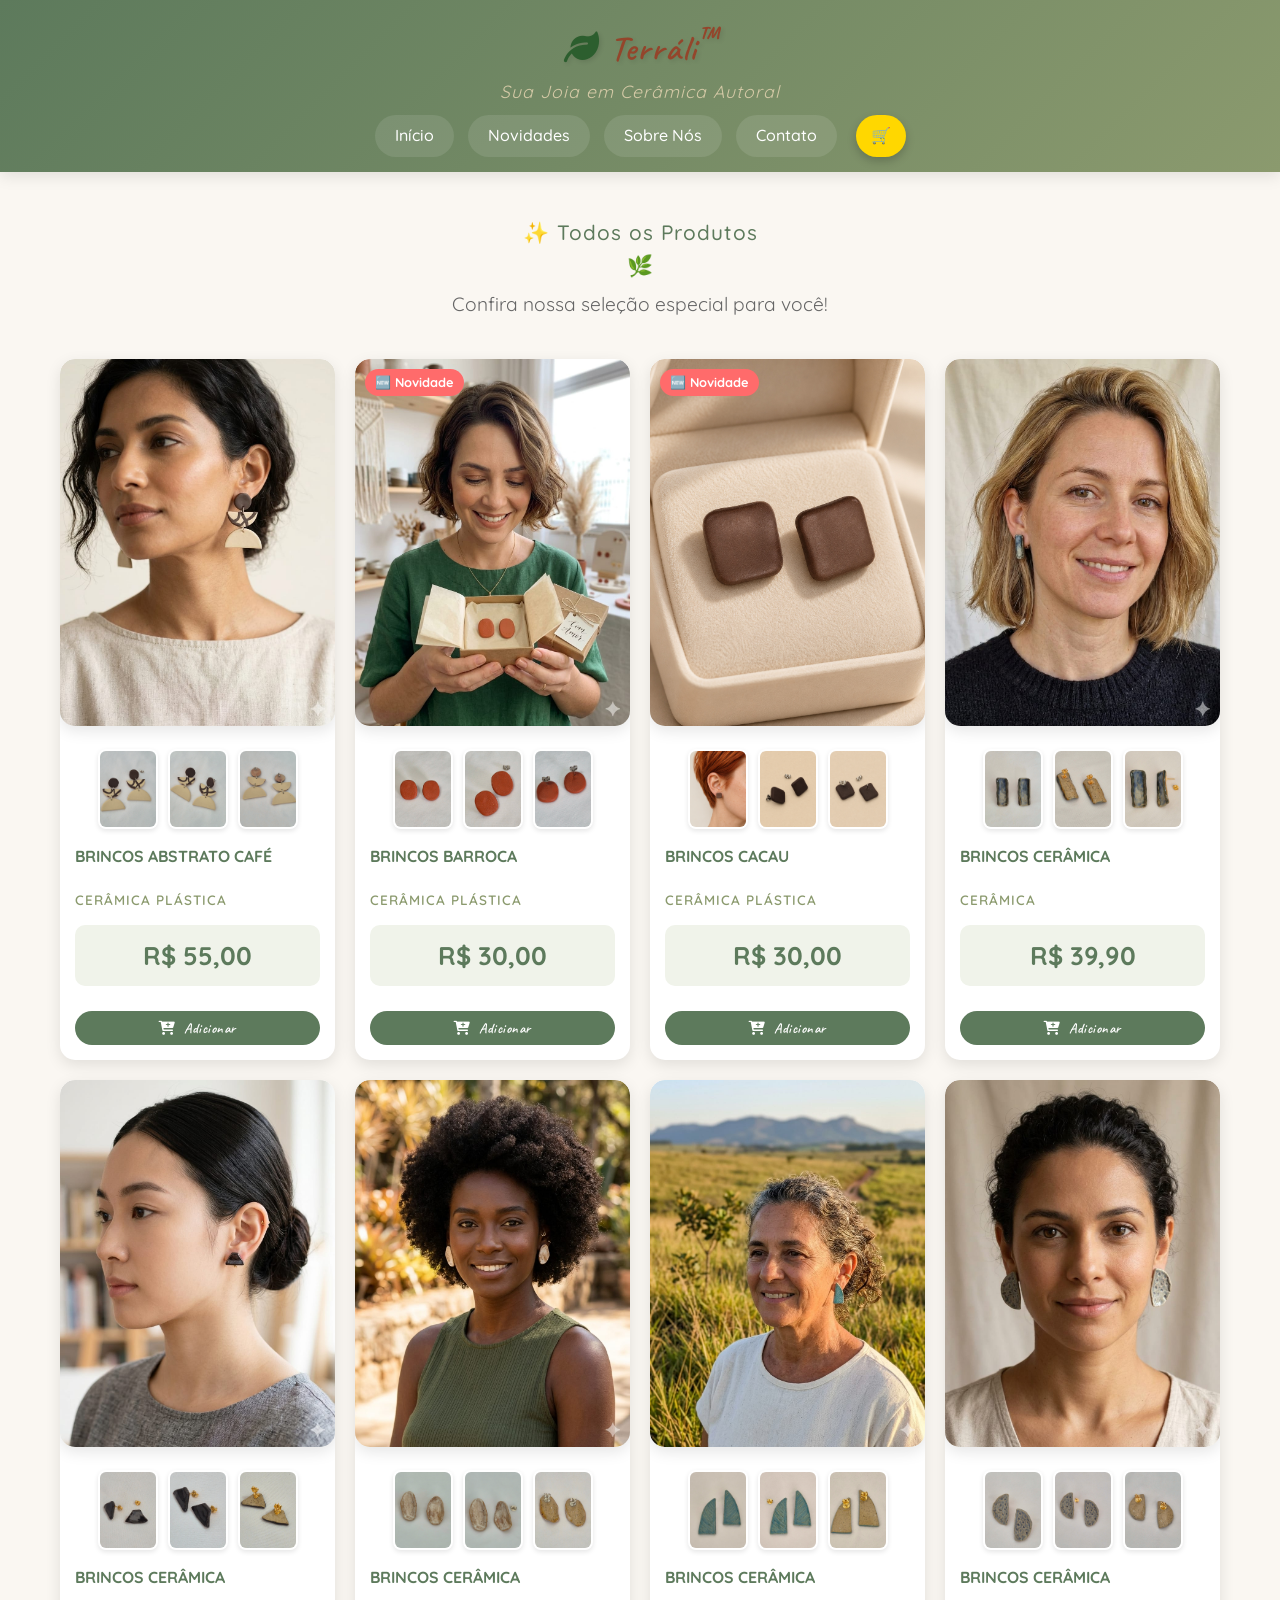
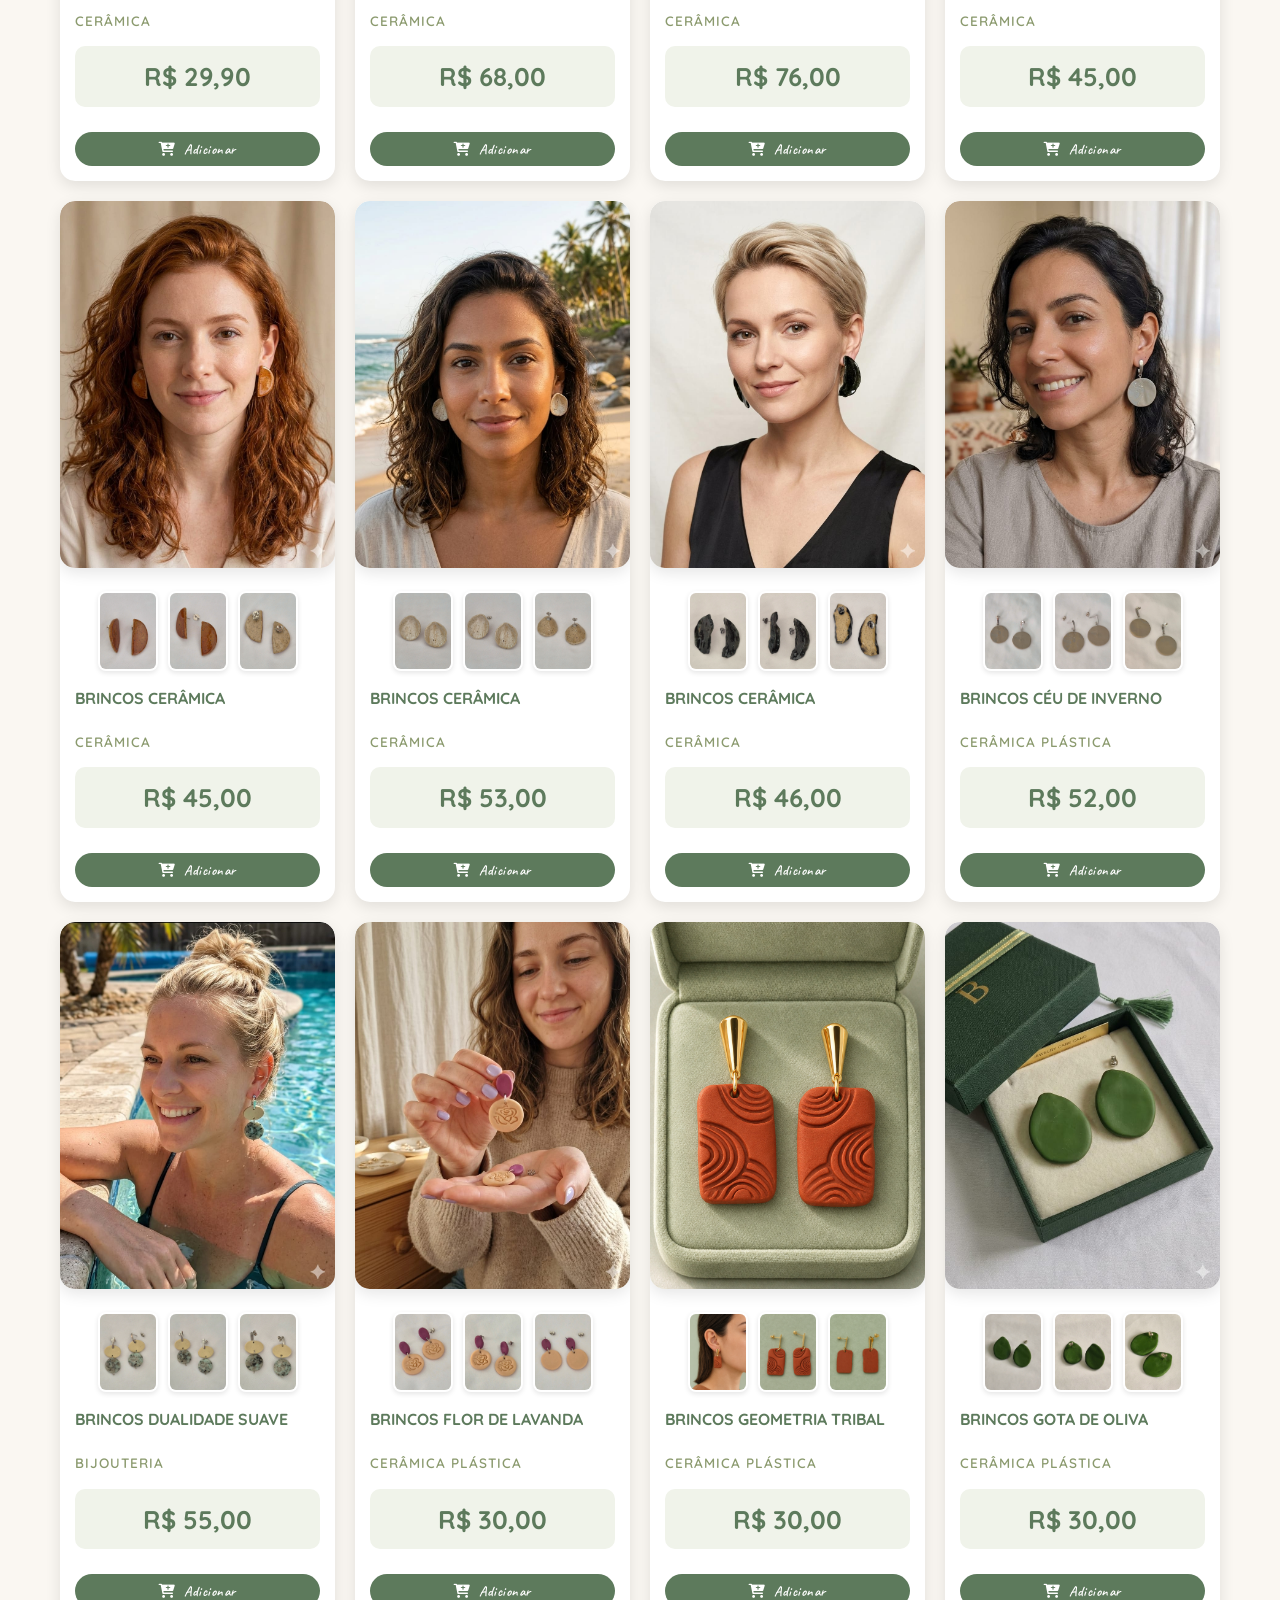
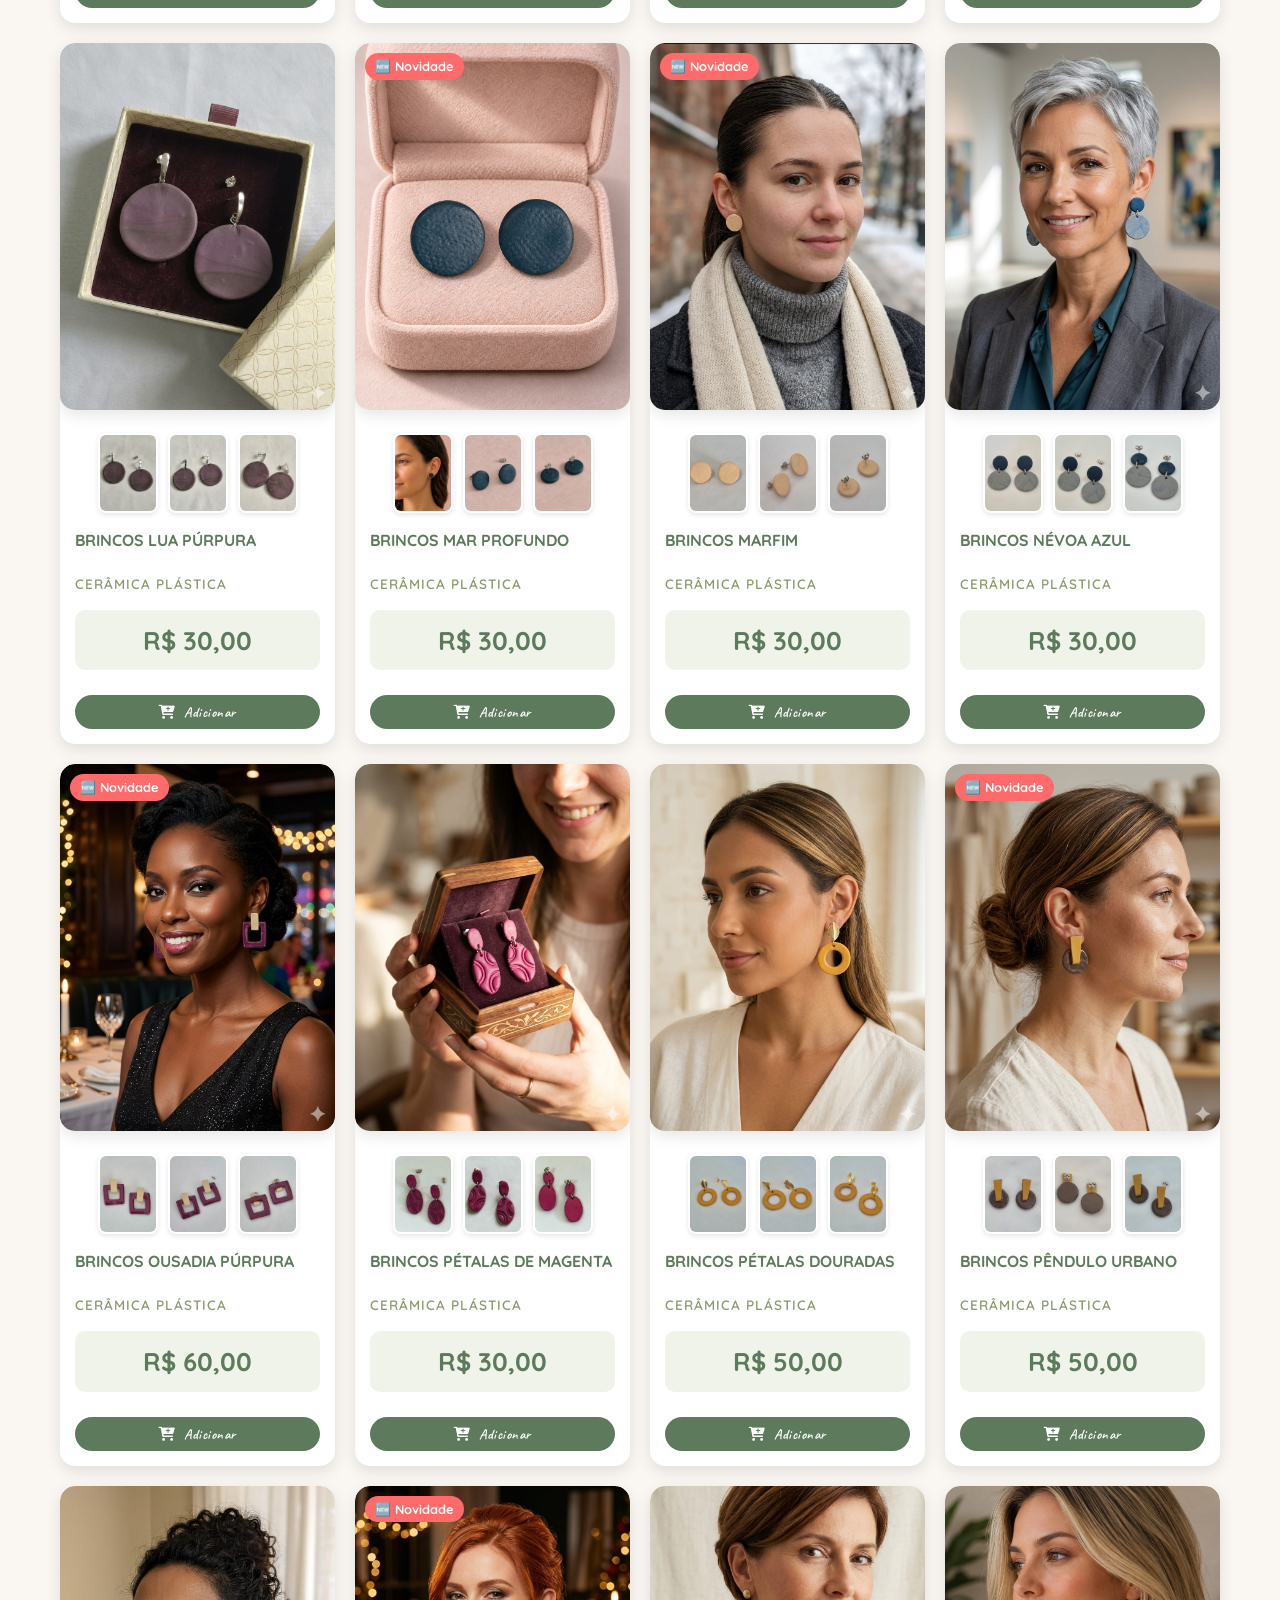
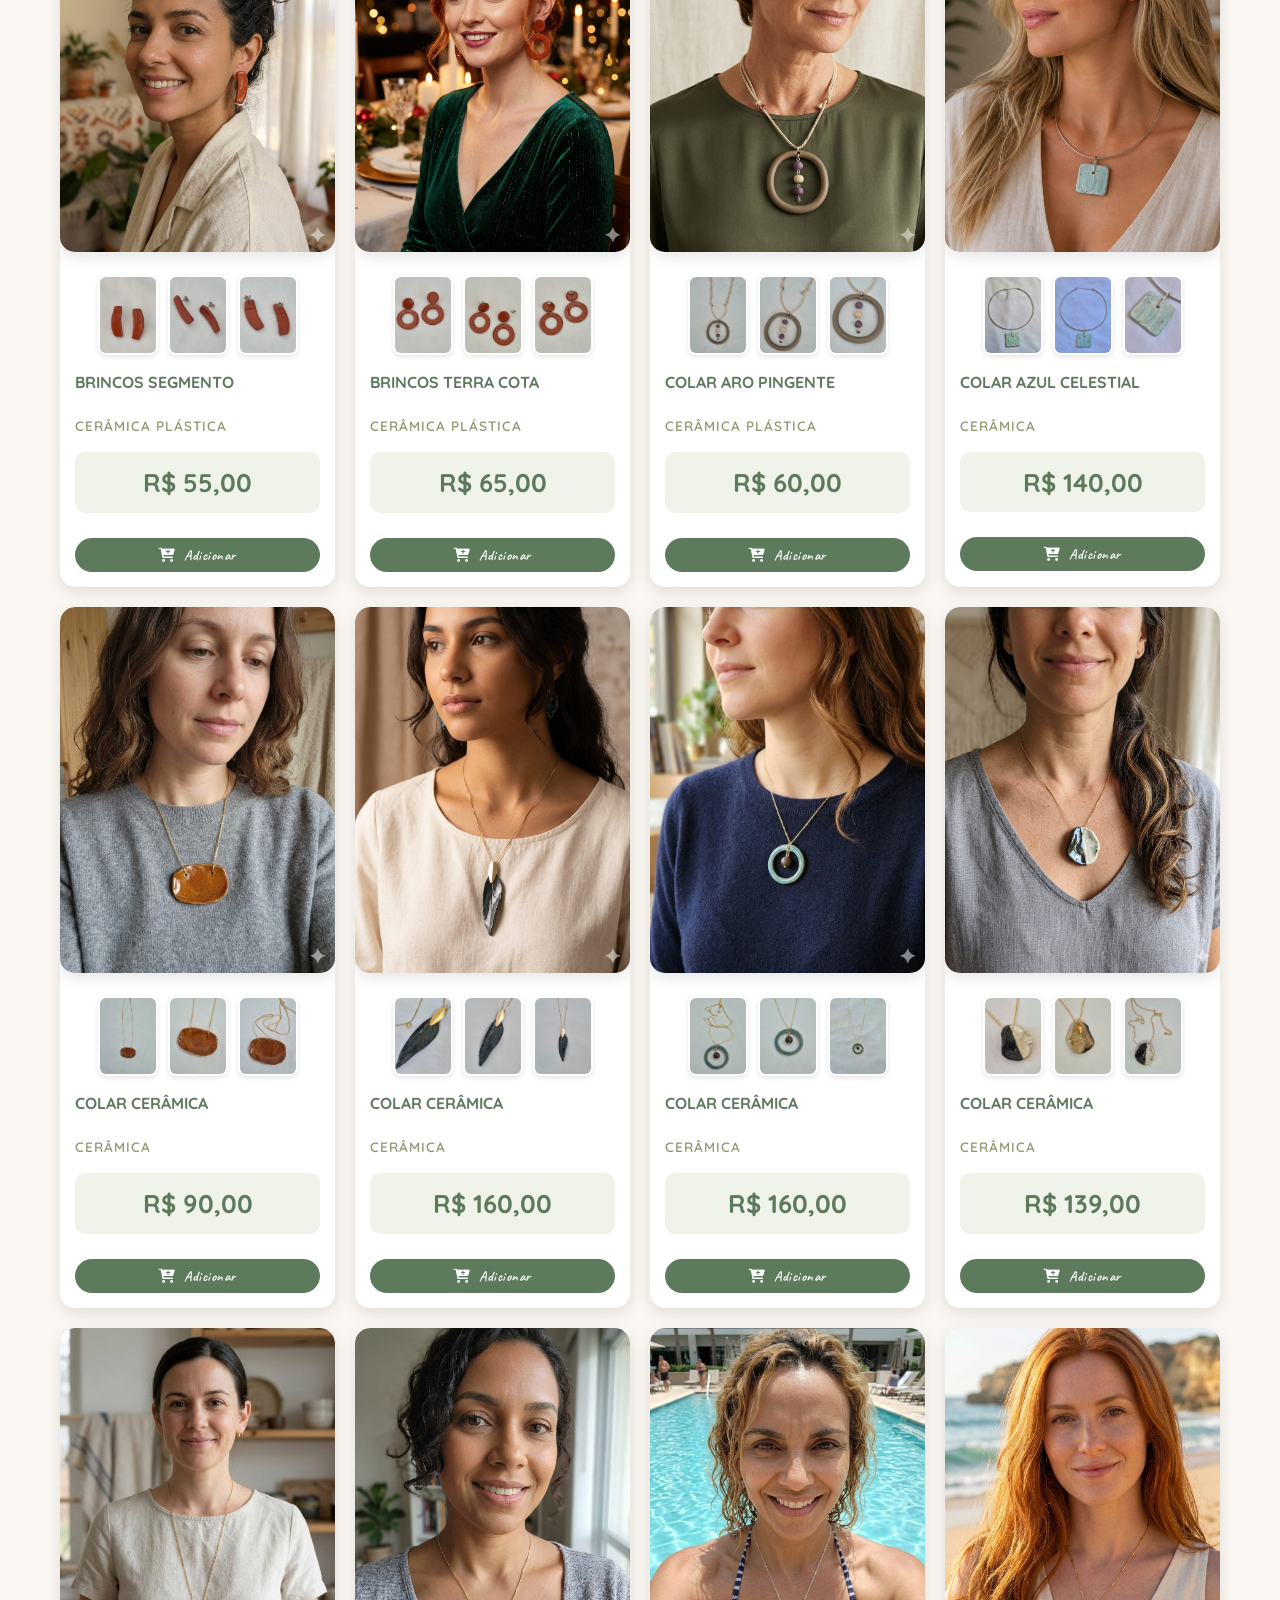
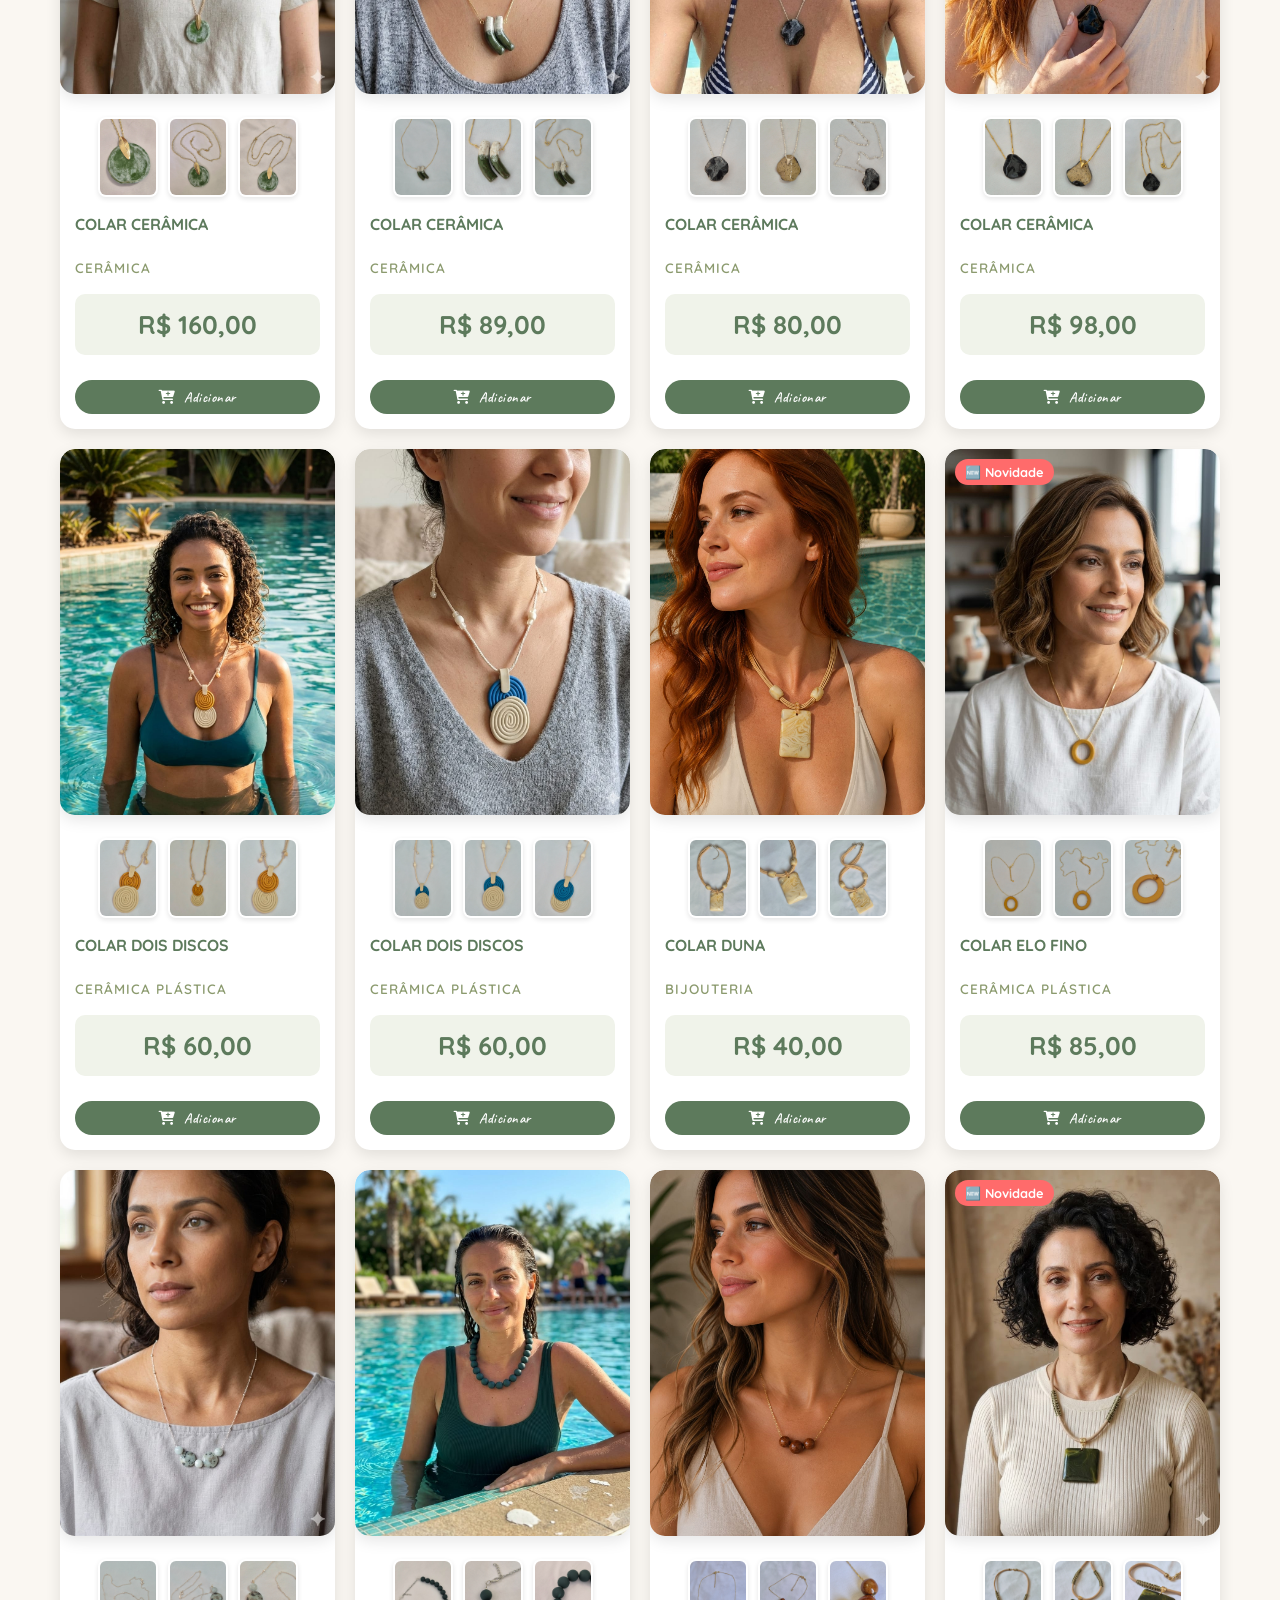
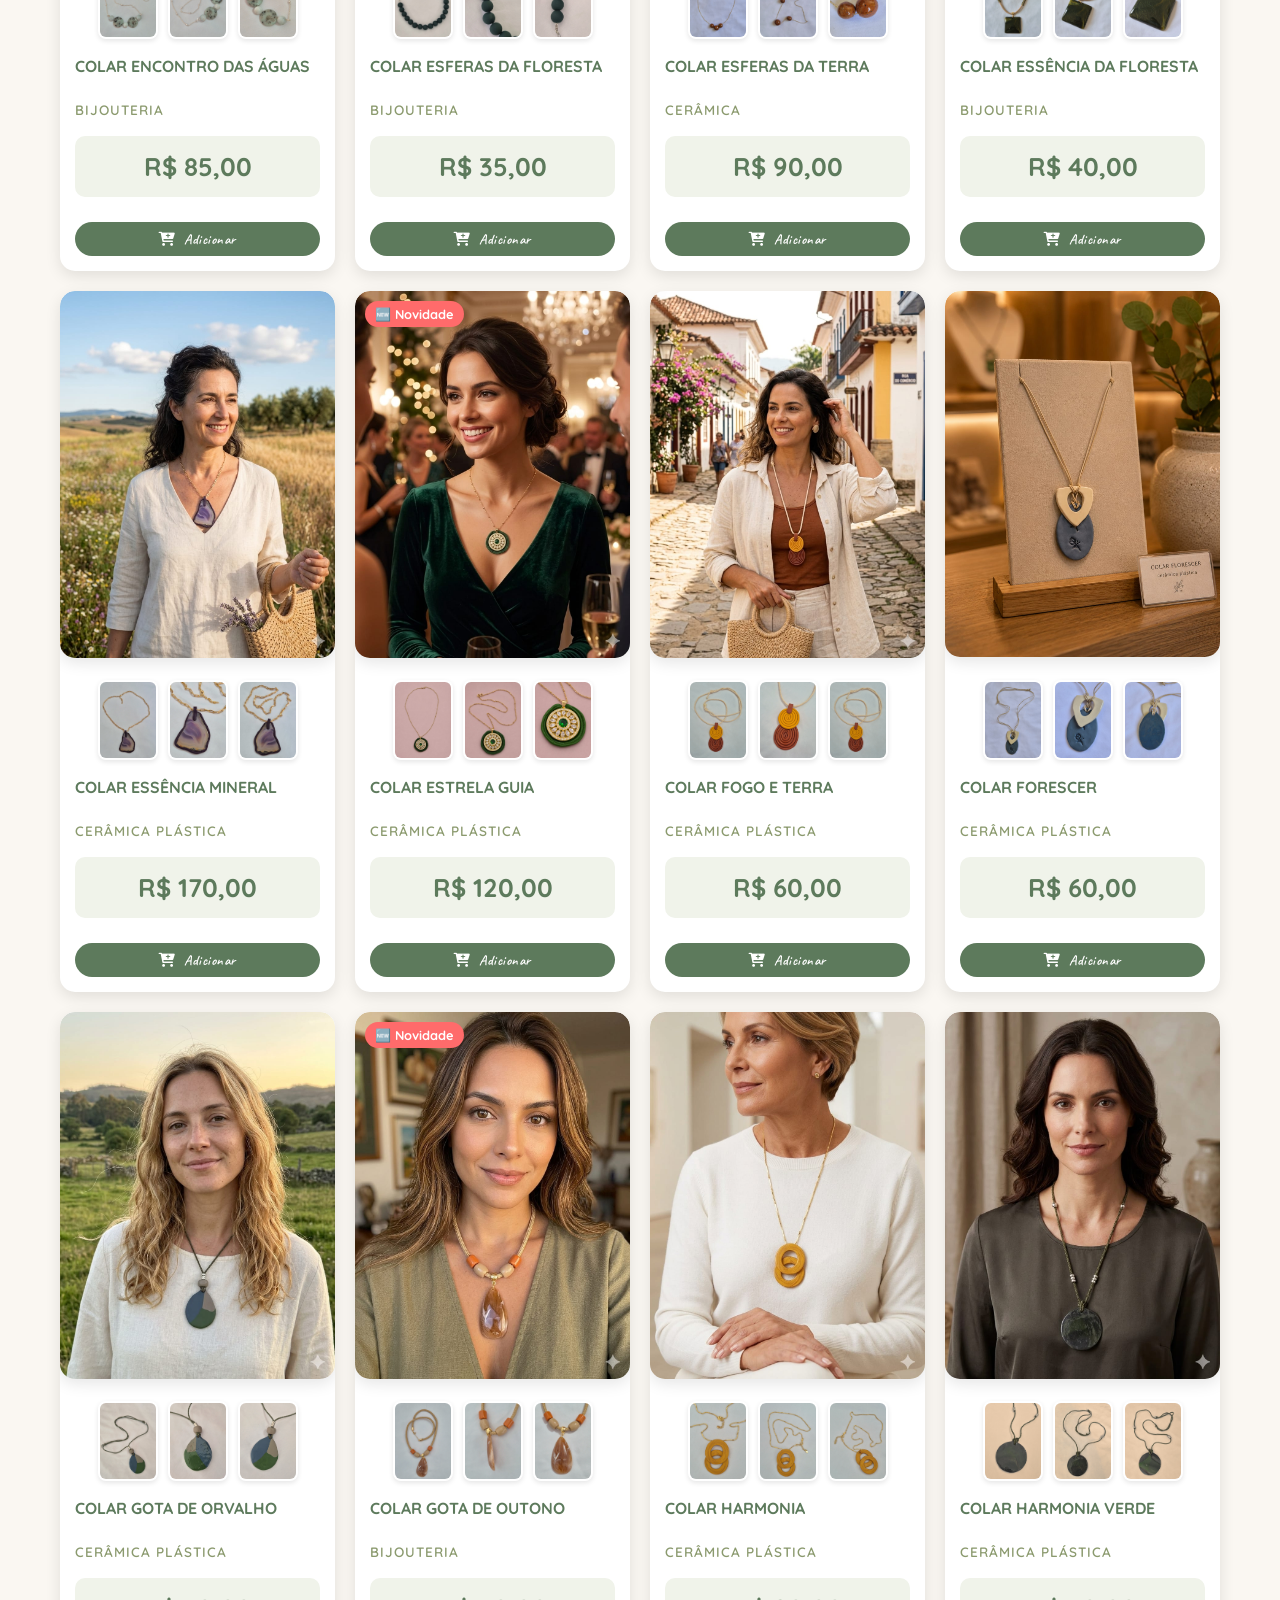
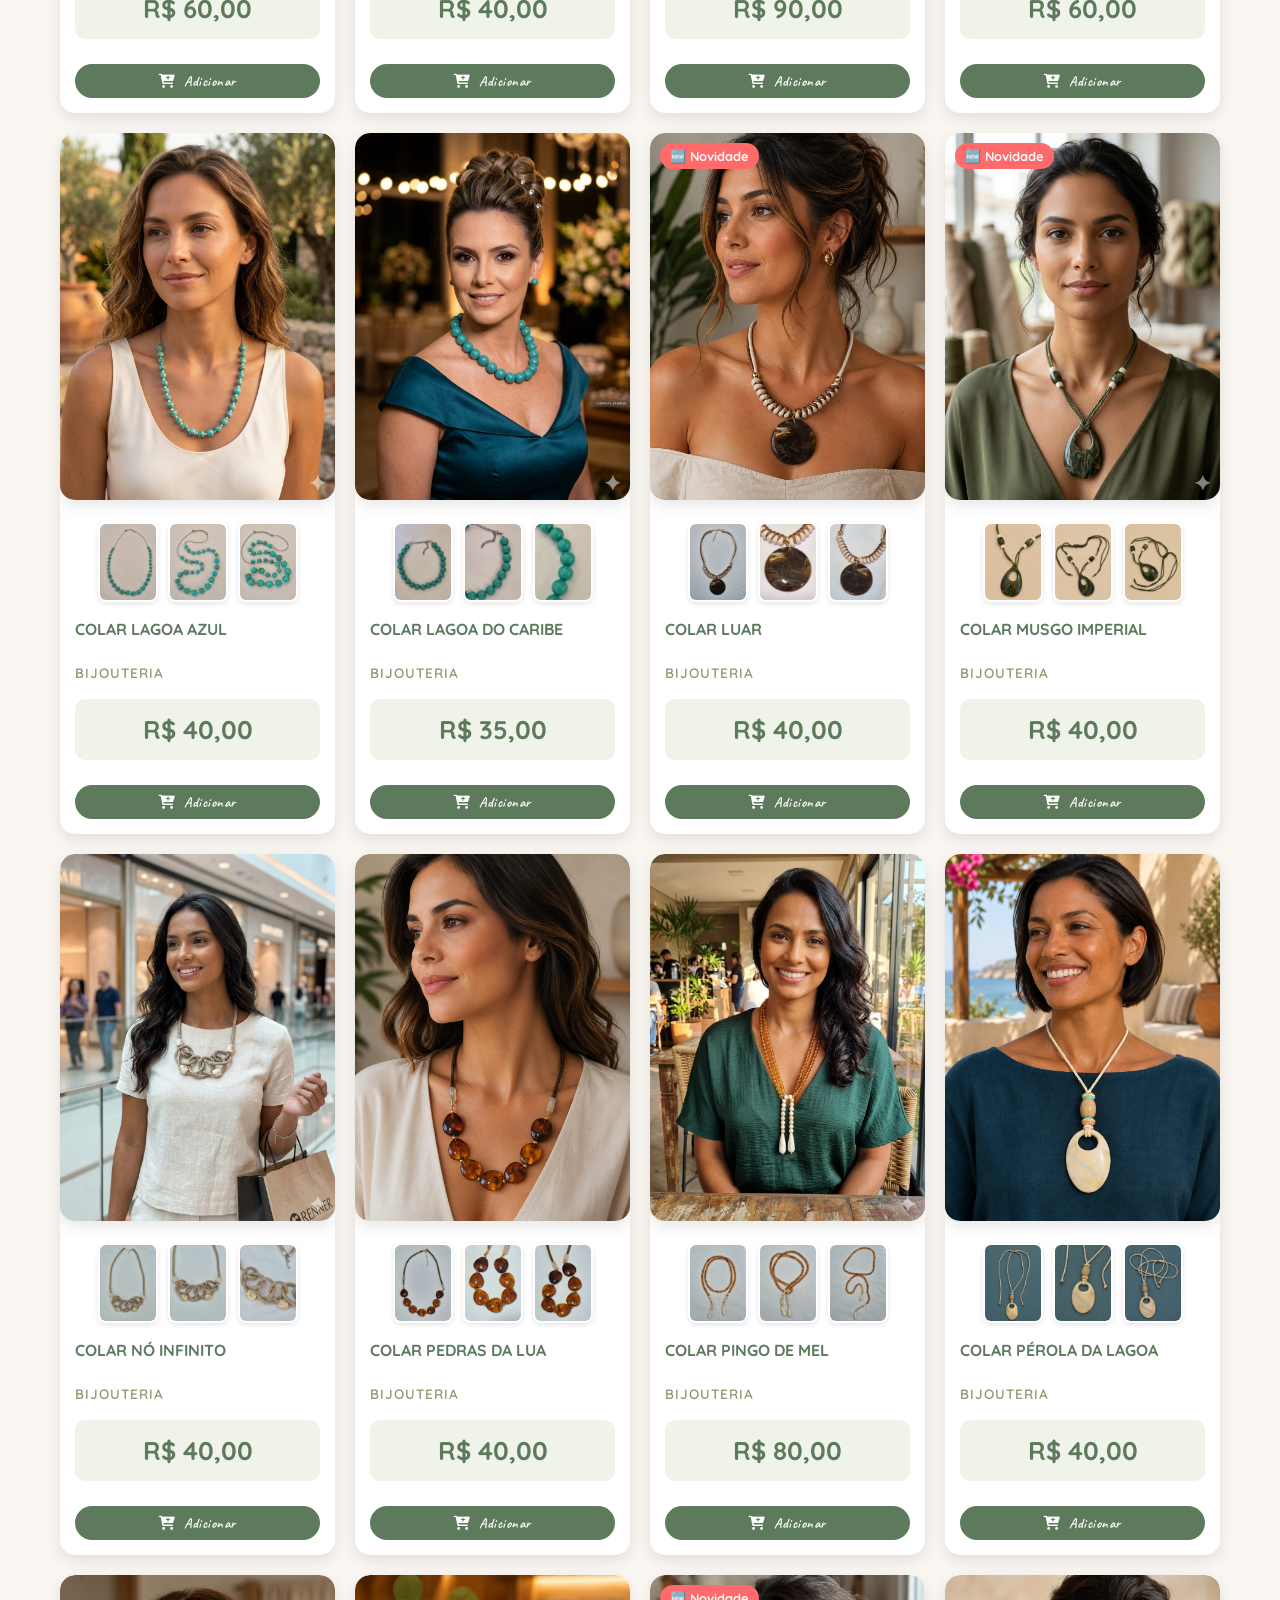
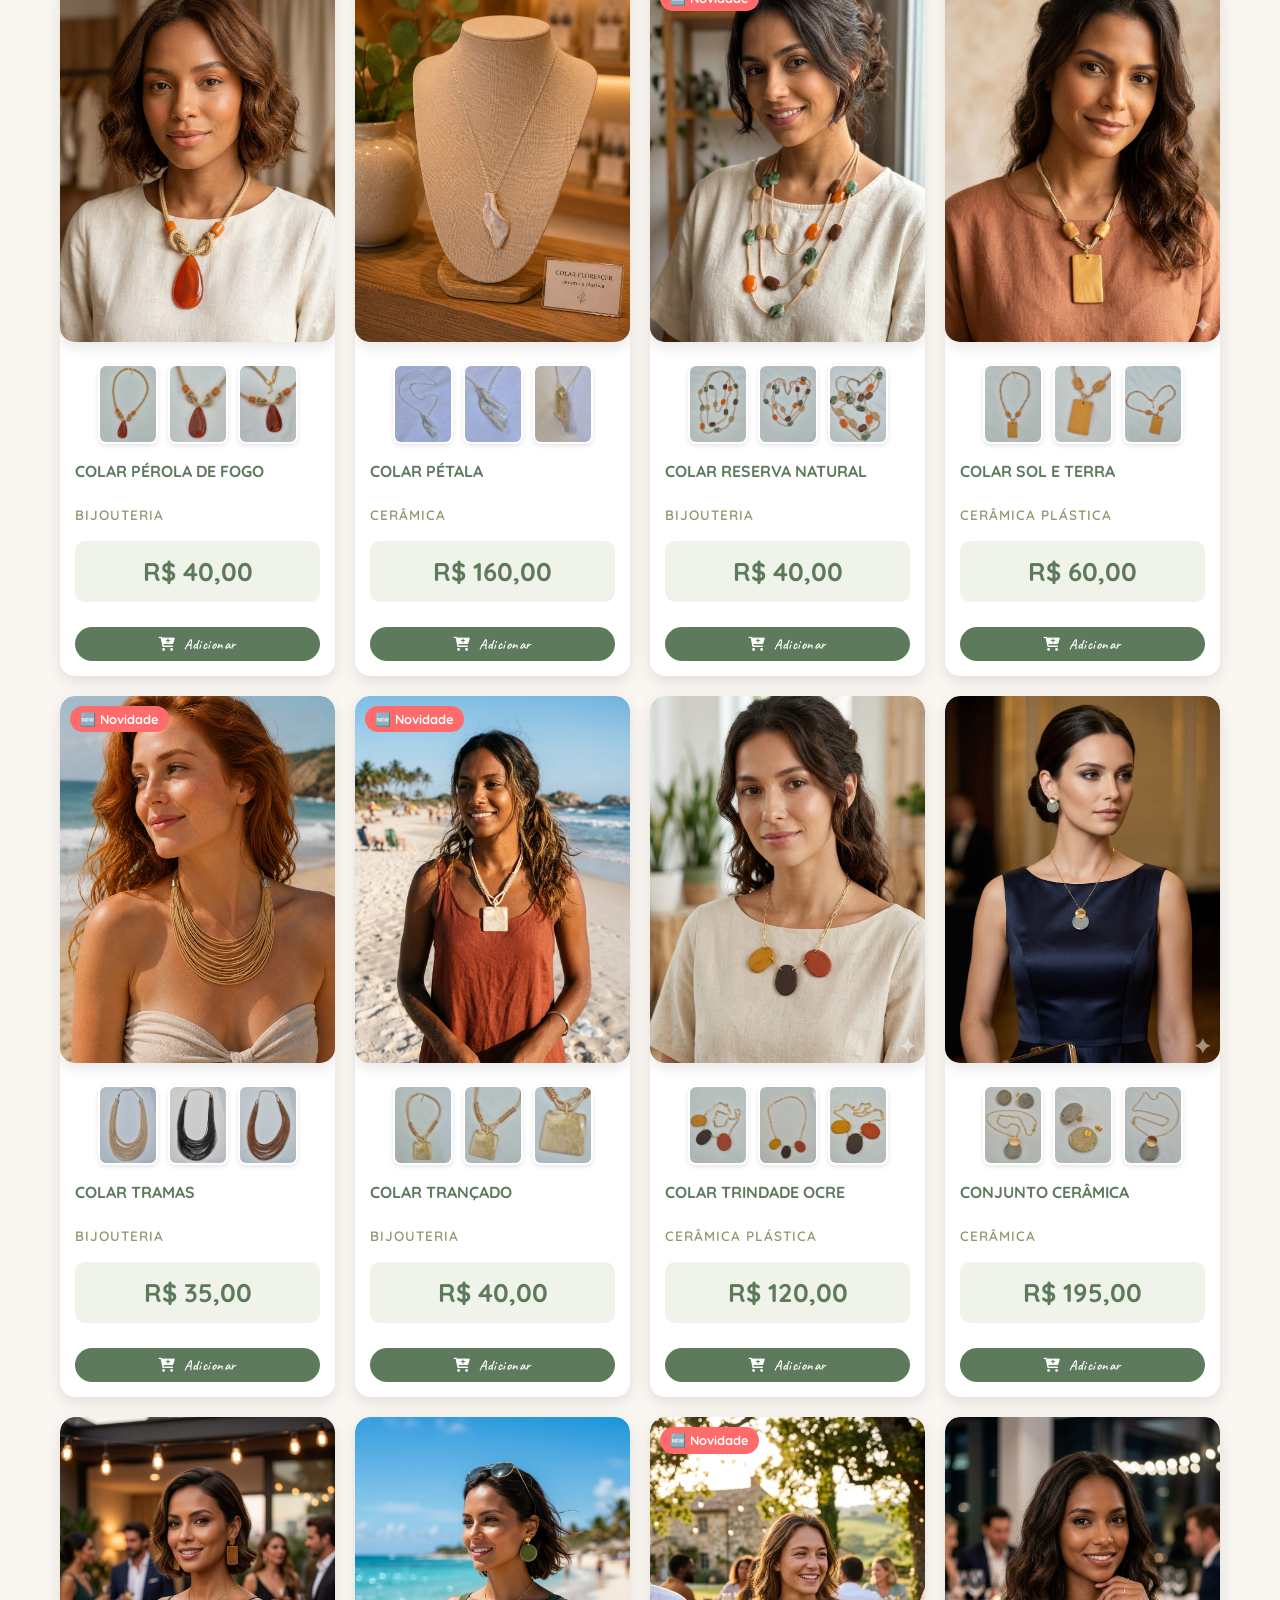
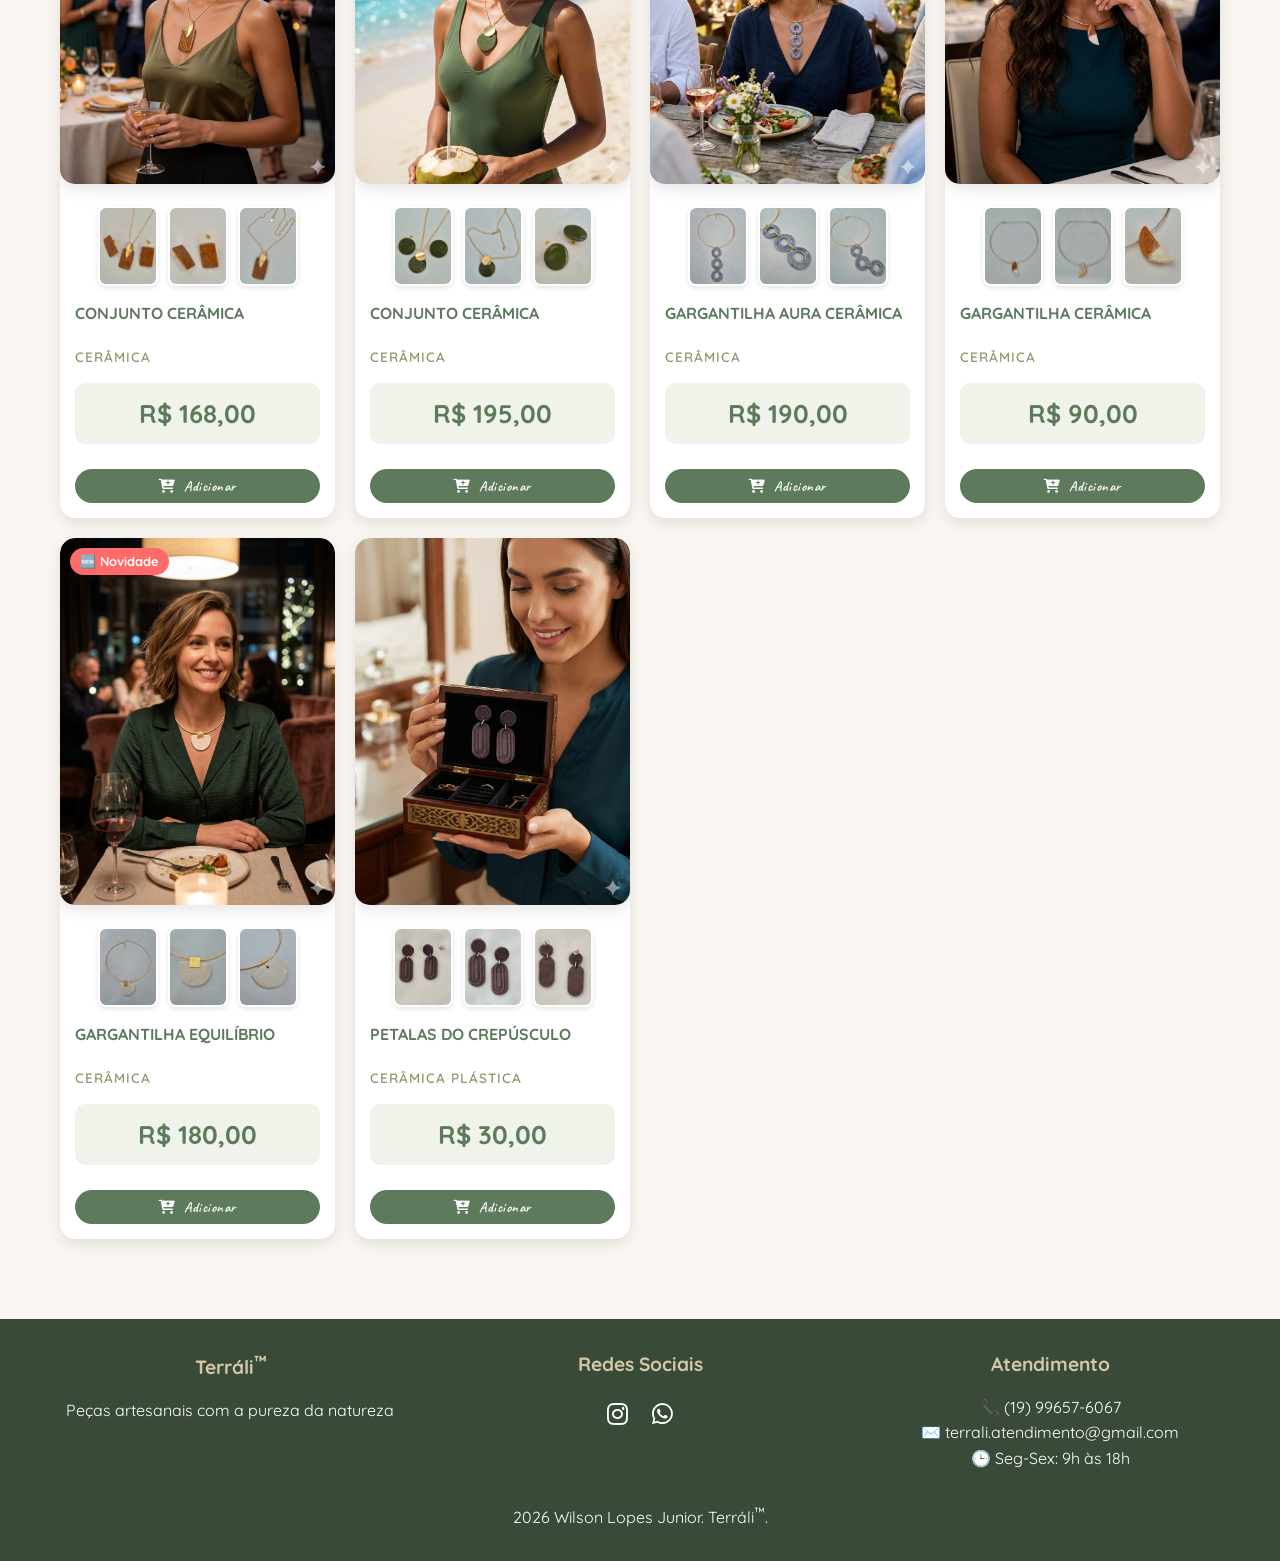
<file: index.html>
<!DOCTYPE html>
<html lang="pt-BR">
<head>
    <meta charset="UTF-8">
    <meta name="viewport" content="width=device-width, initial-scale=1.0">
    <title>Terráli<sup>™</sup></title>
    <link rel="stylesheet" href="css/estilo.css">
    <link rel="stylesheet" href="https://cdnjs.cloudflare.com/ajax/libs/font-awesome/6.0.0/css/all.min.css">
    <style>
        .pagina-inicial {
            max-width: 1200px;
            margin: 40px auto;
            padding: 20px;
        }

        .pagina-inicial h2 {
            color: #5d7a5c;
            text-align: center;
            font-size: 2.5em;
            margin-bottom: 10px;
        }

        .subtitulo {
            text-align: center;
            color: #666;
            margin-bottom: 40px;
            font-size: 1.2em;
        }

        .produtos-grid {
            display: grid;
            grid-template-columns: repeat(4, 1fr);
            gap: 20px;
            margin-top: 30px;
        }

        .produto-card {
            background: white;
            border-radius: 15px;
            overflow: hidden;
            box-shadow: 0 5px 15px rgba(0,0,0,0.1);
            transition: transform 0.3s;
            position: relative;
        }

        .produto-card:hover {
            transform: translateY(-5px);
        }

        .produto-card img {
            width: 100%;
            height: 200px;
            object-fit: cover;
        }

        .produto-info {
            padding: 15px;
        }

        .produto-info h4 {
            color: #5d7a5c;
            margin-bottom: 5px;
            font-size: 1em;
            min-height: 40px;
        }

        .produto-info .preco {
            font-size: 1.3em;
            color: #8b9a6e;
            font-weight: bold;
            margin: 10px 0;
        }

        .badge {
            position: absolute;
            top: 10px;
            left: 10px;
            background: #ff6b6b;
            color: white;
            padding: 3px 10px;
            border-radius: 20px;
            font-size: 0.8em;
            font-weight: bold;
            z-index: 10;
        }

        .btn-carrinho {
            background: #5d7a5c;
            color: white;
            border: none;
            padding: 8px 15px;
            border-radius: 25px;
            cursor: pointer;
            font-size: 0.9em;
            transition: background 0.3s;
            margin-top: 10px;
            width: 100%;
        }

        .btn-carrinho:hover {
            background: #4a6249;
        }

        .btn-carrinho i {
            margin-right: 5px;
        }

        .sem-produtos {
            grid-column: 1 / -1;
            text-align: center;
            padding: 40px;
            color: #666;
            font-size: 1.2em;
        }

        @media (max-width: 768px) {
            .produtos-grid {
                grid-template-columns: 1fr;
            }
        }
    </style>
</head>
<body>

<header id="cabecalho">
    <h1><i class="fas fa-leaf"></i> Terráli<sup>™</sup></h1>
    <p class="subtitulo-cabecalho">Sua Joia em Cerâmica Autoral</p>
    <div class="header-info">
        <div class="header-info-item">
            <i class="fas fa-truck"></i>
            <span>Enviamos para todo Brasil</span>
        </div>
        <div class="header-info-item">
            <i class="fas fa-clock"></i>
            <span>Segunda a Sexta: 9h às 18h</span>
        </div>
    </div>
    <nav>
        <a href="index.html" class="active">Início</a>
        <a href="novidades.html">Novidades</a>
        <a href="sobre.html">Sobre Nós</a>
        <a href="contato.html">Contato</a>
        <a href="carrinho.html">
            🛒 <span id="carrinho-contador">0</span>
        </a>
    </nav>
</header>

<main>
    <section class="pagina-inicial">
        <h2>✨ Todos os Produtos</h2>
        <p class="subtitulo">Confira nossa seleção especial para você!</p>

        <div class="produtos-grid" id="produtos-grid">
            <!-- Carregado via JavaScript -->
        </div>
    </section>
</main>

<footer>
    <div class="footer-content">
        <div>
            <h4>Terráli<sup>™</sup></h4>
            <p>Peças artesanais com a pureza da natureza</p>
        </div>
        <div>
            <h4>Redes Sociais</h4>
            <div class="social-links">
                <a href="https://www.instagram.com/terrali_ceramicas/" target="_blank"><i class="fab fa-instagram"></i></a>
                <a href="https://wa.me/5519996576067" target="_blank"><i class="fab fa-whatsapp"></i></a>
            </div>
        </div>
        <div>
            <h4>Atendimento</h4>
            <p>📞 (19) 99657-6067</p>
            <p>✉️ terrali.atendimento@gmail.com</p>
            <p>🕒 Seg-Sex: 9h às 18h</p>
        </div>
    </div>
    <p style="margin-top: 30px;">2026 Wilson Lopes Junior. Terráli<sup>™</sup>.</p>
</footer>

<script src="js/carrinho.js"></script>
<script>
    window.addEventListener('scroll', function() {
        const header = document.getElementById('cabecalho');
        if (window.scrollY > 50) {
            header.classList.add('scrolled');
        } else {
            header.classList.remove('scrolled');
        }
    });

    fetch('dados/produtos.json')
    .then(response => {
        if (!response.ok) throw new Error('Erro ao carregar produtos');
        return response.json();
    })
    .then(data => {
        const produtos = data.produtos || [];
        const grid = document.getElementById('produtos-grid');
        
        if (produtos.length === 0) {
            grid.innerHTML = '<div class="sem-produtos">Nenhum produto cadastrado ainda.</div>';
            return;
        }

        grid.innerHTML = '';

        produtos.forEach(p => {
            let badge = '';
            if (p.destaque === 'novidade') {
                badge = '<span class="badge">🆕 Novidade</span>';
            }

            const imagem = p.imagem || `imagens/produtos/${p.codigo}.jpg`;
            
            let miniaturas = '';
            for (let i = 1; i <= 3; i++) {
                miniaturas += `<img src="imagens/produtos/${p.codigo}-${i}.jpg" class="miniatura" style="display:none;" onload="this.style.display='inline-block'">`;
            }

            const produto = {
                codigo: p.codigo,
                nome: p.descricao,
                preco: parseFloat(p.preco.replace(',', '.')),
                imagem: imagem
            };

            const card = `
            <div class="produto-card">
                ${badge}
                <div class="imagens-produto">
                    <img src="${imagem}" class="imagem-principal" alt="${p.descricao}" onerror="this.src='imagens/placeholder.jpg'">
                    <div class="miniaturas">
                        ${miniaturas}
                    </div>
                </div>
                <div class="produto-info">
                    <h4>${p.descricao}</h4>
                    
                    <!-- LINHA DA CATEGORIA ADICIONADA AQUI -->
                    <span class="categoria-principal" style="display: block; margin-top: -5px; margin-bottom: 5px;">
                        ${p.categoria || 'Cerâmica Autoral'}
                    </span>

                    <div class="preco">R$ ${p.preco}</div>
                    <button onclick='window.carrinho.adicionar(${JSON.stringify(produto)})' class="btn-carrinho">
                        <i class="fas fa-cart-plus"></i> Adicionar
                    </button>
                </div>
            </div>
            `;
            grid.innerHTML += card;
        });
    })
    .catch(erro => {
        console.error('Erro ao carregar produtos:', erro);
        document.getElementById('produtos-grid').innerHTML = 
            '<div class="sem-produtos">Erro ao carregar produtos. Tente novamente mais tarde.</div>';
    });
</script>

</body>
</html>
</file>
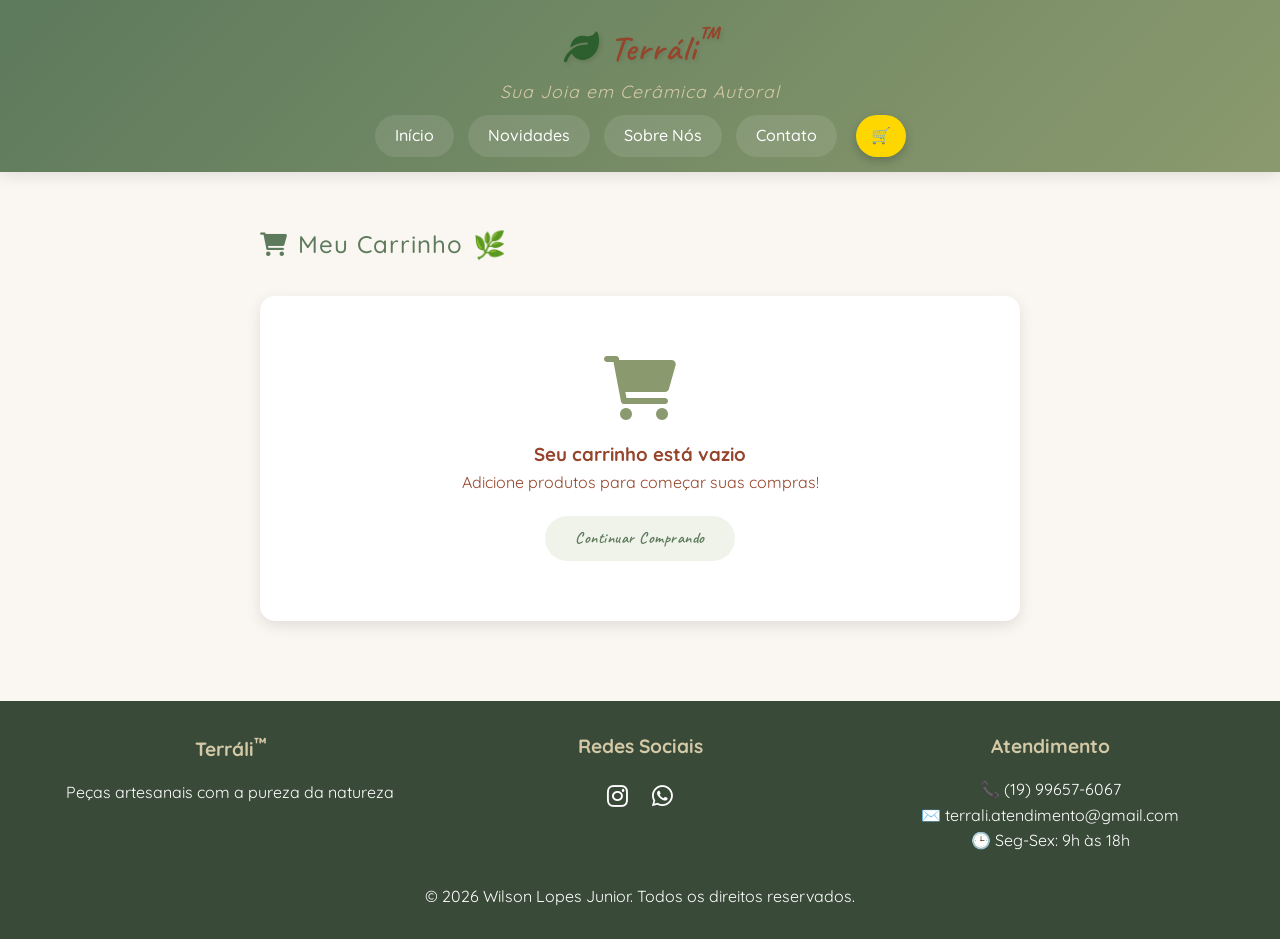
<file: carrinho.html>
<!DOCTYPE html>
<html lang="pt-BR">
<head>
    <meta charset="UTF-8">
    <meta name="viewport" content="width=device-width, initial-scale=1.0">
    <link rel="stylesheet" href="css/estilo.css">
    <link rel="stylesheet" href="https://cdnjs.cloudflare.com/ajax/libs/font-awesome/6.0.0/css/all.min.css">
    <style>
        .pagina-carrinho {
            max-width: 800px;
            margin: 40px auto;
            padding: 20px;
        }

        .pagina-carrinho h2 {
            color: #5d7a5c;
            margin-bottom: 30px;
            display: flex;
            align-items: center;
            gap: 10px;
        }

        .carrinho-vazio {
            text-align: center;
            padding: 60px;
            background: white;
            border-radius: 15px;
            box-shadow: 0 5px 15px rgba(0,0,0,0.1);
        }

        .carrinho-vazio i {
            font-size: 4em;
            color: #8b9a6e;
            margin-bottom: 20px;
        }

        .carrinho-item {
            display: grid;
            grid-template-columns: 100px 1fr auto;
            gap: 20px;
            background: white;
            border-radius: 15px;
            padding: 15px;
            margin-bottom: 15px;
            box-shadow: 0 5px 15px rgba(0,0,0,0.1);
            align-items: center;
        }

        .carrinho-item img {
            width: 100%;
            height: 100px;
            object-fit: cover;
            border-radius: 10px;
        }

        .item-info h4 {
            color: #5d7a5c;
            margin-bottom: 5px;
        }

        .item-info .preco {
            color: #8b9a6e;
            font-weight: bold;
            font-size: 1.2em;
        }

        .item-info .codigo-produto {
            font-size: 0.85em;
            color: #888;
            margin-top: 5px;
        }

        .item-acoes {
            display: flex;
            flex-direction: column;
            align-items: flex-end;
            gap: 10px;
        }

        .quantidade {
            display: flex;
            align-items: center;
            gap: 10px;
            background: #f0f3ea;
            padding: 5px 10px;
            border-radius: 25px;
        }

        .quantidade button {
            background: #5d7a5c;
            color: white;
            border: none;
            width: 30px;
            height: 30px;
            border-radius: 50%;
            cursor: pointer;
            font-size: 1.2em;
            transition: background 0.3s;
        }

        .quantidade button:hover {
            background: #4a6249;
        }

        .quantidade span {
            font-weight: bold;
            min-width: 30px;
            text-align: center;
        }

        .btn-remover {
            background: none;
            border: none;
            color: #e74c3c;
            cursor: pointer;
            font-size: 0.9em;
            display: flex;
            align-items: center;
            gap: 5px;
        }

        .carrinho-resumo {
            background: white;
            border-radius: 15px;
            padding: 20px;
            margin-top: 30px;
            box-shadow: 0 5px 15px rgba(0,0,0,0.1);
        }

        .resumo-linha {
            display: flex;
            justify-content: space-between;
            padding: 10px 0;
            border-bottom: 1px solid #eee;
        }

        .resumo-linha.total {
            font-size: 1.3em;
            font-weight: bold;
            color: #5d7a5c;
            border-bottom: none;
            margin-top: 10px;
        }

        .botoes-pagamento {
            display: flex;
            gap: 15px;
            margin: 20px 0;
            flex-wrap: wrap;
        }

        .btn-pagseguro {
            flex: 1;
            background: #00a650;
            color: white;
            text-decoration: none;
            padding: 15px;
            border-radius: 30px;
            text-align: center;
            font-weight: bold;
            font-size: 1.2em;
            transition: background 0.3s;
            cursor: pointer;
            border: none;
            font-family: inherit;
        }

        .btn-pagseguro:hover {
            background: #008c44;
        }

        .btn-whatsapp-finalizar {
            flex: 1;
            background: #25D366;
            color: white;
            text-decoration: none;
            padding: 15px;
            border-radius: 30px;
            text-align: center;
            font-weight: bold;
            font-size: 1.2em;
            transition: background 0.3s;
            display: inline-block;
        }

        .btn-whatsapp-finalizar:hover {
            background: #128C7E;
        }

        .btn-continuar {
            display: block;
            background: #f0f3ea;
            color: #5d7a5c;
            text-decoration: none;
            padding: 15px;
            border-radius: 30px;
            text-align: center;
            transition: background 0.3s;
        }

        .btn-continuar:hover {
            background: #e0e3da;
        }

        @media (max-width: 768px) {
            .carrinho-item {
                grid-template-columns: 1fr;
                text-align: center;
            }

            .item-acoes {
                align-items: center;
            }

            .quantidade {
                justify-content: center;
            }

            .botoes-pagamento {
                flex-direction: column;
            }
        }
    </style>
</head>
<body>

<header id="cabecalho">
    <h1><i class="fas fa-leaf"></i> Terráli<sup>™</sup></h1>
    <p class="subtitulo-cabecalho">Sua Joia em Cerâmica Autoral</p>
    <div class="header-info">
        <div class="header-info-item">
            <i class="fas fa-truck"></i>
            <span>Enviamos para todo Brasil</span>
        </div>
        <div class="header-info-item">
            <i class="fas fa-clock"></i>
            <span>Segunda a Sexta: 9h às 18h</span>
        </div>
    </div>

    <nav>
        <a href="index.html">Início</a>
        <a href="novidades.html">Novidades</a>
        <a href="sobre.html">Sobre Nós</a>
        <a href="contato.html">Contato</a>
        <a href="carrinho.html" class="active">
            🛒 <span id="carrinho-contador">0</span>
        </a>
    </nav>
</header>

<main>
    <section class="pagina-carrinho">
        <h2><i class="fas fa-shopping-cart"></i> Meu Carrinho</h2>
        
        <div id="carrinho-conteudo">
            <!-- Conteúdo carregado via JavaScript -->
        </div>
    </section>
</main>

<footer>
    <div class="footer-content">
        <div>
            <h4>Terráli<sup>™</sup></h4>
            <p>Peças artesanais com a pureza da natureza</p>
        </div>
        <div>
            <h4>Redes Sociais</h4>
            <div class="social-links">
                <a href="https://www.instagram.com/wm__lopes/" target="_blank"><i class="fab fa-instagram"></i></a>
                <!-- a href="https://www.facebook.com/wilsonlopespratas" target="_blank"><i class="fab fa-facebook"></i></a> -->
                <a href="https://wa.me/5519996576067" target="_blank"><i class="fab fa-whatsapp"></i></a>
            </div>
        </div>
        <div>
            <h4>Atendimento</h4>
            <p>📞 (19) 99657-6067</p>
            <p>✉️ terrali.atendimento@gmail.com</p>
            <p>🕒 Seg-Sex: 9h às 18h</p>
        </div>
    </div>
    <p style="margin-top: 30px;">© 2026 Wilson Lopes Junior. Todos os direitos reservados.</p>
</footer>

<script src="js/carrinho.js"></script>
<script src="js/pix_generator.js"></script>
<script>
    window.addEventListener('scroll', function() {
        const header = document.getElementById('cabecalho');
        if (window.scrollY > 50) {
            header.classList.add('scrolled');
        } else {
            header.classList.remove('scrolled');
        }
    });

    // 🔥 NOVA FUNÇÃO PARA GERAR PIX
    function gerarPix() {
        const total = window.carrinho.total;
        if (total <= 0) {
            alert("Carrinho vazio!");
            return;
        }

        const chavePix = "38177673000194"; // CNPJ
        const nomeBeneficiario = "Terrali"; // Nome Fantasia
        const cidadeBeneficiario = "Sao Paulo"; 
        const descricao = "Pedido Terrali - " + new Date().toLocaleString();

        const pixPayload = generatePixPayload(chavePix, nomeBeneficiario, cidadeBeneficiario, total, descricao);
        
        exibirModalPix(pixPayload, total);
    }

    function exibirModalPix(pixPayload, valorTotal) {
        const modalHtml = `
            <div id="pixModal" style="
                position: fixed; top: 0; left: 0; width: 100%; height: 100%;
                background: rgba(0,0,0,0.7); display: flex; justify-content: center;
                align-items: center; z-index: 1000;
            ">
                <div style="
                    background: white; padding: 30px; border-radius: 15px;
                    text-align: center; max-width: 400px; width: 90%;
                    box-shadow: 0 5px 15px rgba(0,0,0,0.3);
                ">
                    <h3>Pagar com PIX</h3>
                    <p>Valor: <strong>R$ ${valorTotal.toFixed(2)}</strong></p>
                    <img id="qrcodePix" src="" alt="QR Code PIX" style="width: 200px; height: 200px; margin: 20px auto; border: 1px solid #eee;">
                    <p>Copie o código PIX abaixo e pague no seu banco:</p>
                    <textarea id="pixCodeText" rows="4" readonly style="
                        width: calc(100% - 20px); padding: 10px; margin-bottom: 15px;
                        border: 1px solid #ddd; border-radius: 8px; resize: none;
                        font-family: monospace; font-size: 0.9em;
                    ">${pixPayload}</textarea>
                    <button onclick="copiarPix()" style="
                        background: #5d7a5c; color: white; padding: 10px 20px;
                        border: none; border-radius: 25px; cursor: pointer;
                        font-size: 1em; margin-bottom: 10px; width: 100%;
                    ">Copiar Código PIX</button>
                    <button onclick="confirmarPixWhatsapp()" style="
                        background: #25D366; color: white; padding: 10px 20px;
                        border: none; border-radius: 25px; cursor: pointer;
                        font-size: 1em; margin-bottom: 10px; width: 100%;
                        display: flex; align-items: center; justify-content: center; gap: 8px;
                    "><i class="fab fa-whatsapp"></i> Confirmar no WhatsApp</button>
                    <button onclick="fecharModalPix()" style="
                        background: #ccc; color: #333; padding: 10px 20px;
                        border: none; border-radius: 25px; cursor: pointer;
                        font-size: 1em;
                    ">Fechar</button>
                    <p style="font-size: 0.8em; color: #666; margin-top: 15px;">
                        Após o pagamento, envie o comprovante para o nosso WhatsApp.
                    </p>
                </div>
            </div>
        `;
        document.body.insertAdjacentHTML("beforeend", modalHtml);

        const qrcodeData = `https://api.qrserver.com/v1/create-qr-code/?size=200x200&data=${encodeURIComponent(pixPayload)}`;
        document.getElementById("qrcodePix").src = qrcodeData;
    }

    function copiarPix() {
        const pixCodeText = document.getElementById("pixCodeText");
        pixCodeText.select();
        document.execCommand("copy");
        alert("Código PIX copiado para a área de transferência!");
    }

    function fecharModalPix() {
        const pixModal = document.getElementById("pixModal");
        if (pixModal) {
            pixModal.remove();
        }
    }

    function confirmarPixWhatsapp() {
        const mensagemBase = window.carrinho.gerarMensagemWhatsApp();
        const textoPix = "Olá! Acabei de realizar o pagamento via PIX para o meu pedido na Terráli. Segue o detalhamento abaixo e o comprovante em anexo:\n\n";
        const mensagemFinal = encodeURIComponent(textoPix) + mensagemBase;
        window.open(`https://wa.me/5519996576067?text=${mensagemFinal}`, '_blank');
    }

    function carregarCarrinho() {
        const conteudo = document.getElementById('carrinho-conteudo');
        const itens = window.carrinho.itens;
        
        if (itens.length === 0) {
            conteudo.innerHTML = `
                <div class="carrinho-vazio">
                    <i class="fas fa-shopping-cart"></i>
                    <h3>Seu carrinho está vazio</h3>
                    <p>Adicione produtos para começar suas compras!</p>
                    <a href="index.html" class="btn-continuar" style="display: inline-block; padding: 10px 30px; margin-top: 20px;">
                        Continuar Comprando
                    </a>
                </div>
            `;
            return;
        }

        let html = '';
        itens.forEach(item => {
            html += `
                <div class="carrinho-item">
                    <img src="${item.imagem || 'imagens/placeholder.jpg'}" alt="${item.nome}">
                    <div class="item-info">
                        <h4>${item.nome}</h4>
                        <div class="preco">R$ ${item.preco}</div>
                        <div class="codigo-produto">Código: ${item.codigo}</div>
                    </div>
                    <div class="item-acoes">
                        <div class="quantidade">
                            <button onclick="window.carrinho.atualizarQuantidade('${item.codigo}', ${item.quantidade - 1})">-</button>
                            <span>${item.quantidade}</span>
                            <button onclick="window.carrinho.atualizarQuantidade('${item.codigo}', ${item.quantidade + 1})">+</button>
                        </div>
                        <button onclick="window.carrinho.remover('${item.codigo}')" class="btn-remover">
                            <i class="fas fa-trash"></i> Remover
                        </button>
                    </div>
                </div>
            `;
        });

        html += `
            <div class="carrinho-resumo">
                <div class="resumo-linha">
                    <span>Subtotal:</span>
                    <span>R$ ${window.carrinho.total.toFixed(2)}</span>
                </div>
                <div class="resumo-linha total">
                    <span>Total:</span>
                    <span>R$ ${window.carrinho.total.toFixed(2)}</span>
                </div>
                <div class="botoes-pagamento">
                    <button onclick="gerarPix()" class="btn-pagseguro">
                        <i class="fas fa-qrcode"></i> Pagar com PIX
                    </button>
                    <a href="https://wa.me/5519996576067?text=${window.carrinho.gerarMensagemWhatsApp()}" 
                       target="_blank" class="btn-whatsapp-finalizar">
                        <i class="fab fa-whatsapp"></i> Falar com atendente
                    </a>
                </div>
                <a href="index.html" class="btn-continuar">
                    Continuar Comprando
                </a>
            </div>
        `;

        conteudo.innerHTML = html;
    }

    window.carregarCarrinho = carregarCarrinho;
    carregarCarrinho();
</script>

</body>
</html>
</file>
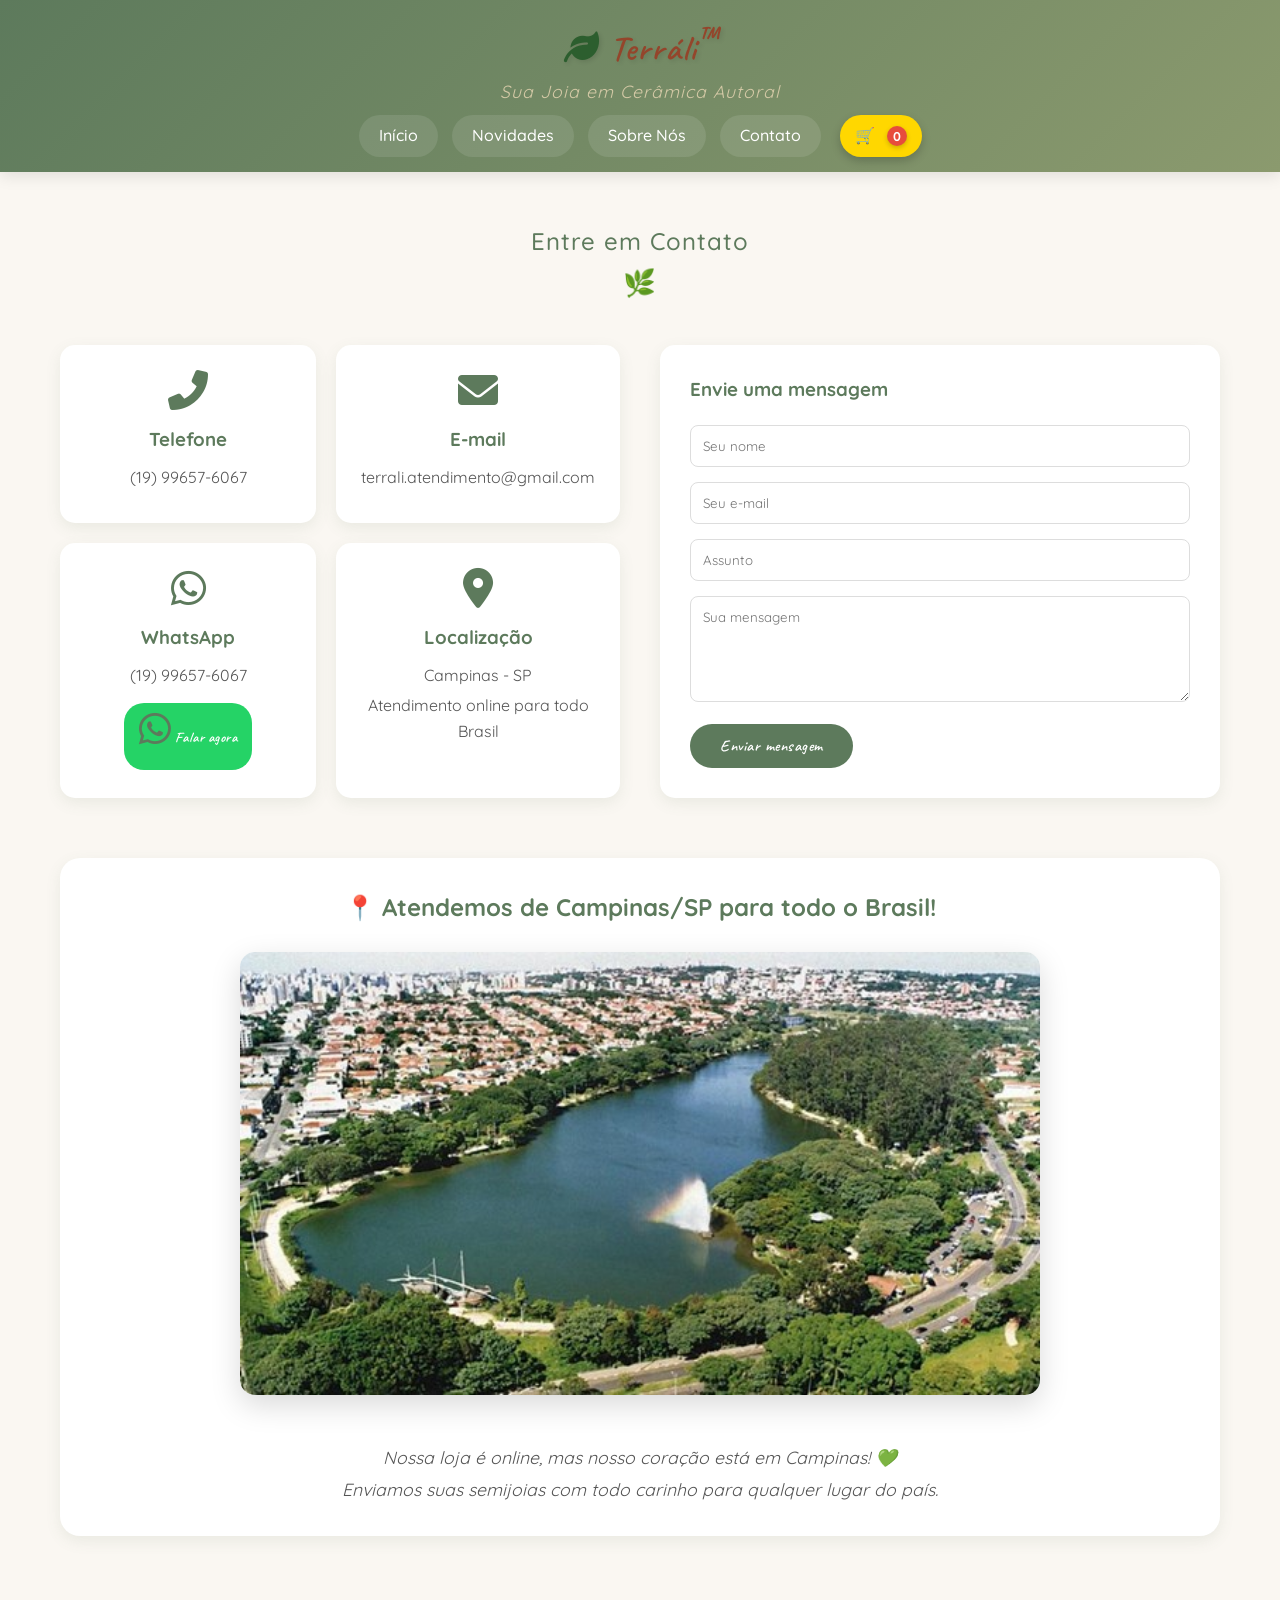
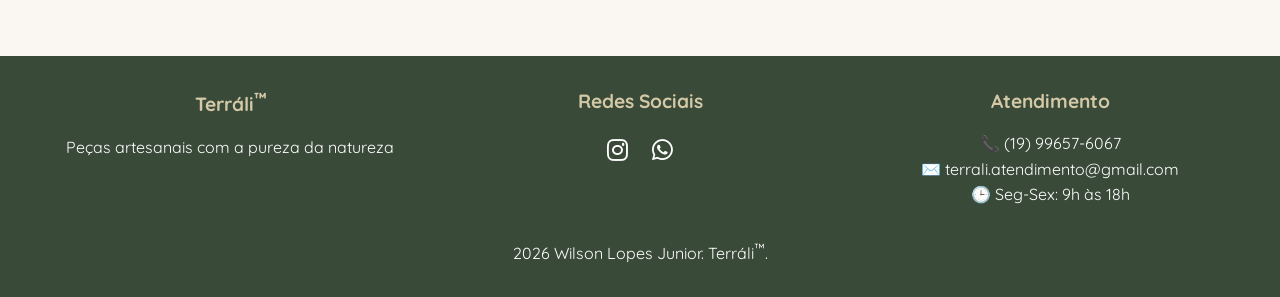
<file: contato.html>
<!DOCTYPE html>
<html lang="pt-BR">

<head>
    <meta charset="UTF-8">
    <meta name="viewport" content="width=device-width, initial-scale=1.0">
    <title>Terráli<sup>™</sup></title>
    <link rel="stylesheet" href="css/estilo.css">
    <link rel="stylesheet" href="https://cdnjs.cloudflare.com/ajax/libs/font-awesome/6.0.0/css/all.min.css">
</head>

<body>

<header id="cabecalho">
    <h1><i class="fas fa-leaf"></i> Terráli<sup>™</sup></h1>
    <p class="subtitulo-cabecalho">Sua Joia em Cerâmica Autoral</p>
    <div class="header-info">
        <div class="header-info-item">
            <i class="fas fa-truck"></i>
            <span>Enviamos para todo Brasil</span>
        </div>
        <div class="header-info-item">
            <i class="fas fa-clock"></i>
            <span>Segunda a Sexta: 9h às 18h</span>
        </div>
    </div>

    <nav>
        <a href="index.html">Início</a>
        <a href="novidades.html">Novidades</a>
        <a href="sobre.html">Sobre Nós</a>
        <a href="contato.html" class="active">Contato</a>
        <a href="carrinho.html">🛒 <span id="carrinho-contador">0</span></a>
    </nav>
</header>

<main>
    <section class="pagina-contato">
        <h2>Entre em Contato</h2>
        
        <div class="contato-container">
            <div class="contato-info">
                <div class="contato-card">
                    <i class="fas fa-phone-alt"></i>
                    <h3>Telefone</h3>
                    <p>(19) 99657-6067</p>
                </div>
                
                <div class="contato-card">
                    <i class="fas fa-envelope"></i>
                    <h3>E-mail</h3>
                    <p>terrali.atendimento@gmail.com</p>
                </div>
                
                <div class="contato-card">
                    <i class="fab fa-whatsapp"></i>
                    <h3>WhatsApp</h3>
                    <p>(19) 99657-6067</p>
                    <a href="https://wa.me/5519996576067" target="_blank" class="btn-whatsapp-contato">
                        <i class="fab fa-whatsapp"></i> Falar agora
                    </a>
                </div>
                
                <div class="contato-card">
                    <i class="fas fa-map-marker-alt"></i>
                    <h3>Localização</h3>
                    <p>Campinas - SP</p>
                    <p>Atendimento online para todo Brasil</p>
                </div>
            </div>
            
            <div class="contato-form">
                <h3>Envie uma mensagem</h3>
                <form id="formContato" action="https://formspree.io/f/xnpdvodj" method="post">
                    <input type="text" name="name" placeholder="Seu nome" aria-label="Seu nome" required>
                    <input type="email" name="email" placeholder="Seu e-mail" aria-label="Seu e-mail" required>
                    <input type="text" name="subject" placeholder="Assunto" aria-label="Assunto">
                    <textarea name="message" rows="5" placeholder="Sua mensagem" aria-label="Sua mensagem" required></textarea>
                    <button type="submit" class="btn-enviar">Enviar mensagem</button>
                    <p id="statusContato" role="status"></p>
                </form>
            </div>
        </div>
        
        <!-- IMAGEM DE CAMPINAS -->
        <div class="cidade-container">
            <h3>📍 Atendemos de Campinas/SP para todo o Brasil!</h3>
            <div class="cidade-imagem">
                <img src="imagens/campinas.jpg" alt="Campinas - SP" 
                     onerror="this.src='imagens/placeholder-cidade.jpg'">
                <p class="cidade-legenda">
                    Nossa loja é online, mas nosso coração está em Campinas! 💚<br>
                    Enviamos suas semijoias com todo carinho para qualquer lugar do país.
                </p>
            </div>
        </div>
    </section>
</main>

<footer>
    <div class="footer-content">
        <div>
            <h4>Terráli<sup>™</sup></h4>
            <p>Peças artesanais com a pureza da natureza</p>
        </div>
        <div>
            <h4>Redes Sociais</h4>
            <div class="social-links">
                <a href="https://www.instagram.com/terrali_ceramicas/" target="_blank"><i class="fab fa-instagram"></i></a>
                <!-- a href="https://www.facebook.com/profile.php?id=wilsonlopespratas" target="_blank"><i class="fab fa-facebook"></i></a> -->
                <a href="https://wa.me/5519996576067" target="_blank"><i class="fab fa-whatsapp"></i></a>
            </div>
        </div>
        <div>
            <h4>Atendimento</h4>
            <p>📞 (19) 99657-6067</p>
            <p>✉️ terrali.atendimento@gmail.com</p>
            <p>🕒 Seg-Sex: 9h às 18h</p>
        </div>
    </div>
    <p style="margin-top: 30px;">2026 Wilson Lopes Junior. Terráli<sup>™</sup>.</p>
</footer>

<script>
    window.addEventListener('scroll', function() {
        const header = document.getElementById('cabecalho');
        if (window.scrollY > 50) {
            header.classList.add('scrolled');
        } else {
            header.classList.remove('scrolled');
        }
    });
    
    const formulario = document.getElementById('formContato');
    const statusContato = document.getElementById('statusContato');
    const botaoEnviar = formulario.querySelector('button[type="submit"]');

    formulario.addEventListener('submit', async function(evento) {
        evento.preventDefault();
        if (botaoEnviar.disabled) return;

        botaoEnviar.disabled = true;
        statusContato.textContent = 'Enviando mensagem…';

        try {
            const resposta = await fetch(formulario.action, {
                method: formulario.method,
                body: new FormData(formulario),
                headers: { Accept: 'application/json' }
            });
            if (!resposta.ok) throw new Error('Falha no envio');

            formulario.reset();
            statusContato.textContent = 'Mensagem enviada. Obrigado pelo contato!';
        } catch {
            statusContato.textContent = 'Não foi possível enviar a mensagem. Tente novamente ou fale pelo WhatsApp.';
        } finally {
            botaoEnviar.disabled = false;
        }
    });
</script>

</body>
</html>
</file>
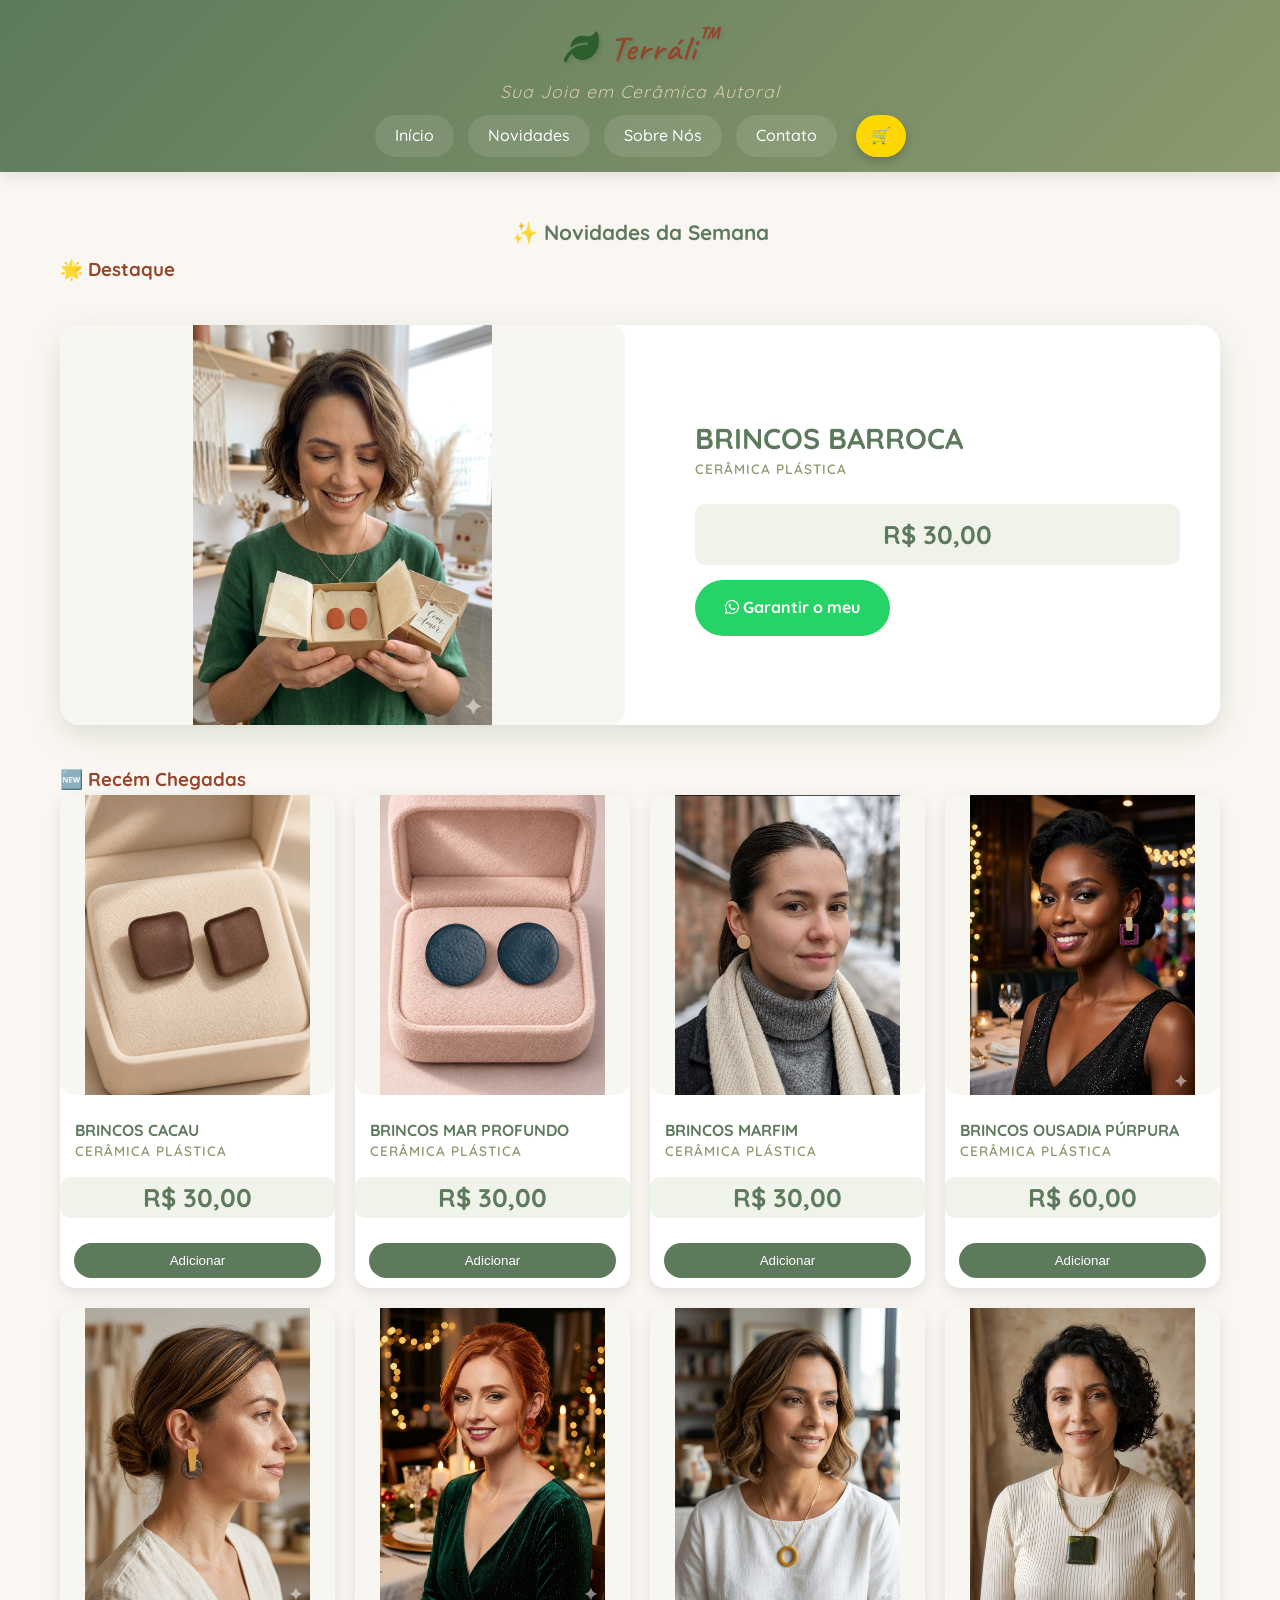
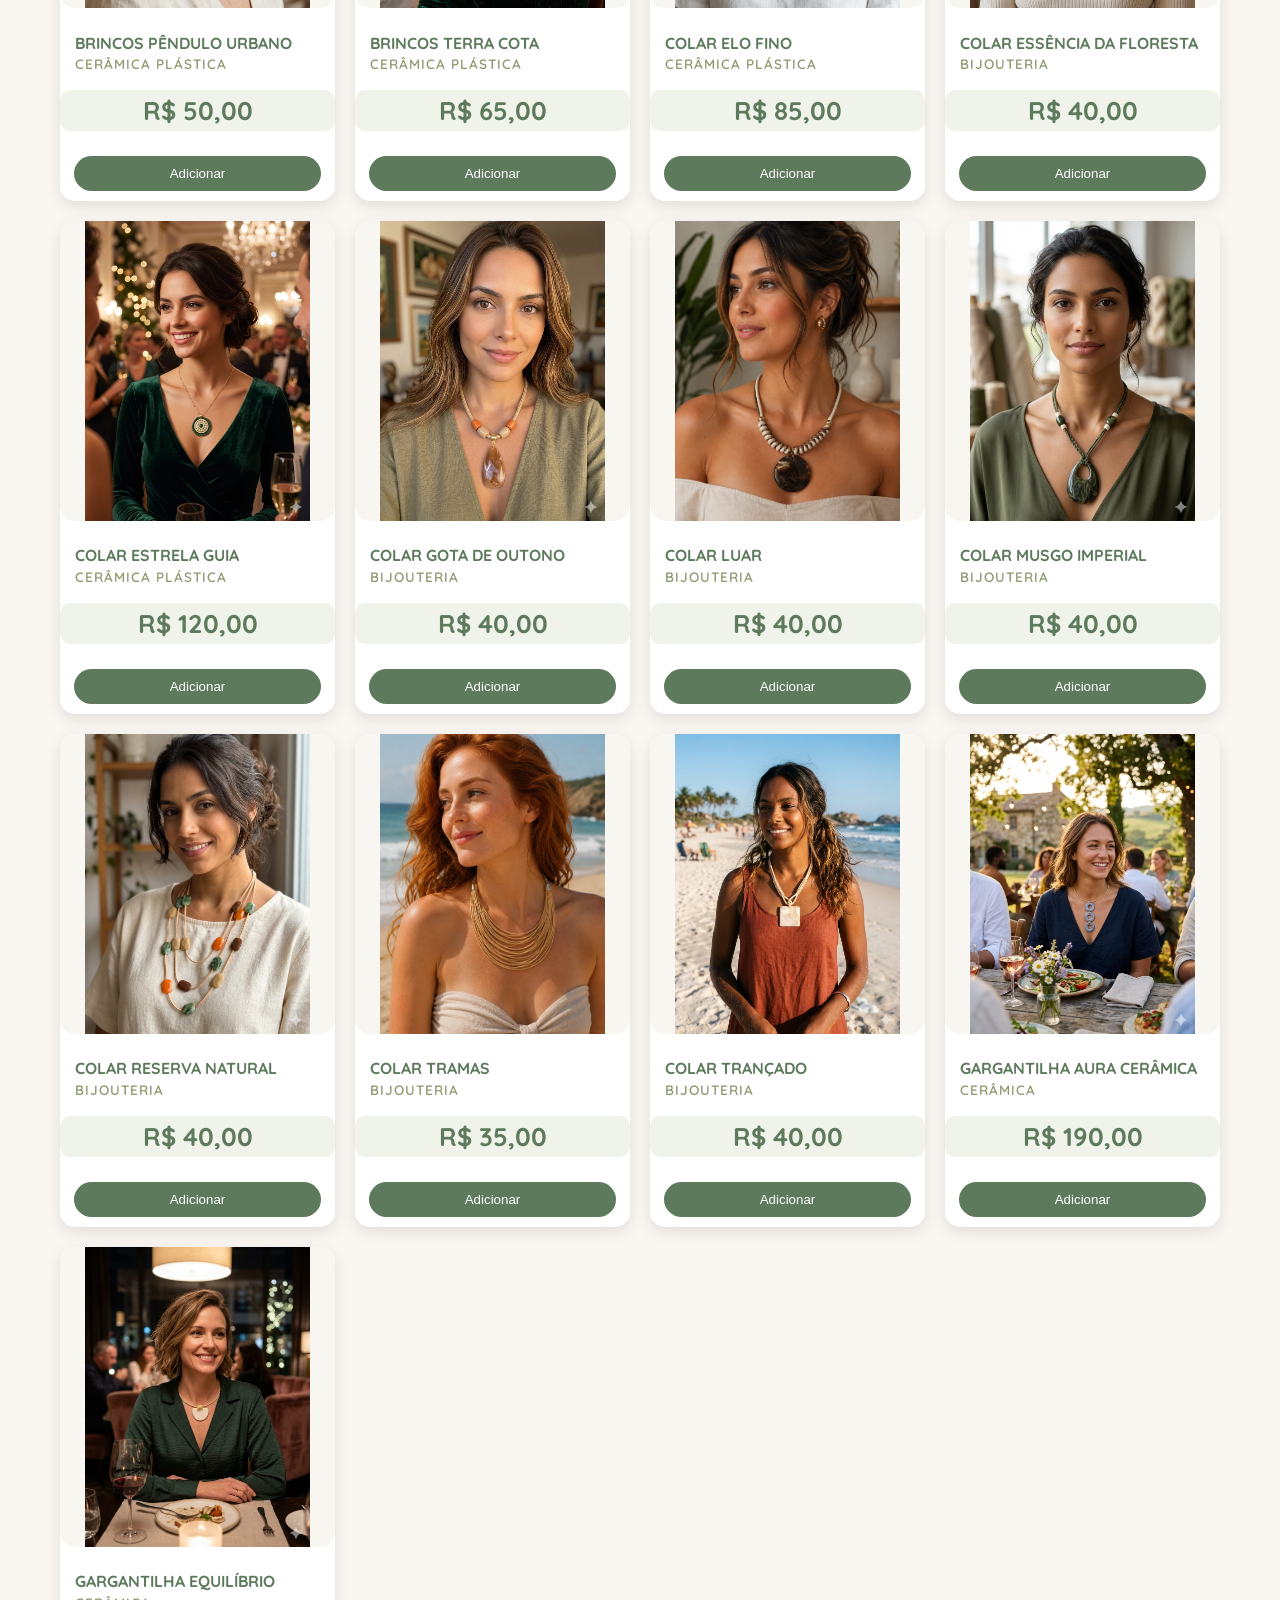
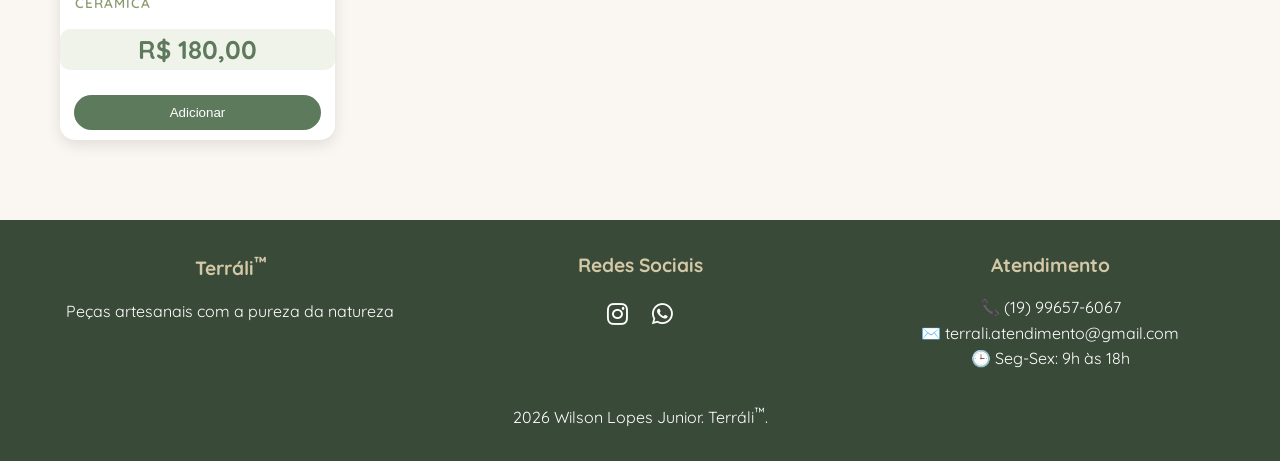
<file: novidades.html>
<!DOCTYPE html>
<html lang="pt-BR">
<head>
    <meta charset="UTF-8">
    <meta name="viewport" content="width=device-width, initial-scale=1.0">
    <title>Terráli<sup>™</sup> - Novidades</title>
    <link rel="stylesheet" href="css/estilo.css">
    <link rel="stylesheet" href="https://cdnjs.cloudflare.com/ajax/libs/font-awesome/6.0.0/css/all.min.css">
    <style>
        /* Estilos específicos desta página */
        .pagina-novidades { max-width: 1200px; margin: 40px auto; padding: 20px; }
        .pagina-novidades h2 { color: #5d7a5c; text-align: center; font-size: 2.5em; }
        .destaque-card { 
            display: grid; grid-template-columns: 1fr 1fr; gap: 30px; 
            background: white; border-radius: 20px; overflow: hidden;
            box-shadow: 0 10px 30px rgba(93, 122, 92, 0.2); margin: 40px 0;
        }
        .destaque-card img { width: 100%; height: 400px; object-fit: cover; }
        .destaque-info { padding: 40px; display: flex; flex-direction: column; justify-content: center; }
        .novidades-grid { display: grid; grid-template-columns: repeat(4, 1fr); gap: 20px; }
        .novidade-item { background: white; border-radius: 15px; overflow: hidden; box-shadow: 0 5px 15px rgba(0,0,0,0.1); transition: 0.3s; }
        .novidade-item:hover { transform: translateY(-5px); }
        .novidade-item img { width: 100%; height: 250px; object-fit: cover; }
        .novidade-item h4 { padding: 15px 15px 5px; color: #5d7a5c; }
        .btn-whatsapp-destaque { background: #25D366; color: white; padding: 15px 30px; border-radius: 30px; text-decoration: none; font-weight: bold; width: fit-content; display: inline-block; }
        @media (max-width: 768px) { .destaque-card, .novidades-grid { grid-template-columns: 1fr; } }
    </style>
</head>
<body>

<header id="cabecalho">
    <h1><i class="fas fa-leaf"></i> Terráli<sup>™</sup></h1>
    <p class="subtitulo-cabecalho">Sua Joia em Cerâmica Autoral</p>
    <nav>
        <a href="index.html">Início</a>
        <a href="novidades.html" class="active">Novidades</a>
        <a href="sobre.html">Sobre Nós</a>
        <a href="contato.html">Contato</a>
        <a href="carrinho.html">🛒 <span id="carrinho-contador">0</span></a>
    </nav>
</header>

<main class="pagina-novidades">
    <h2>✨ Novidades da Semana</h2>
    
    <div id="destaque-semana-container" style="display: none;">
        <h3>🌟 Destaque</h3>
        <div class="destaque-card">
            <img id="destaque-img" src="" alt="">
            <div class="destaque-info">
                <div id="destaque-cabecalho"></div>
                <p class="preco" id="destaque-preco" style="font-size: 2em; color: #8b9a6e; margin: 15px 0; font-weight: bold;"></p>
                <a id="destaque-whatsapp" href="#" target="_blank" class="btn-whatsapp-destaque">
                    <i class="fab fa-whatsapp"></i> Garantir o meu
                </a>
            </div>
        </div>
    </div>
    
    <h3>🆕 Recém Chegadas</h3>
    <div class="novidades-grid" id="novidades-grid"></div>
</main>

<footer>
    <div class="footer-content">
        <div>
            <h4>Terráli<sup>™</sup></h4>
            <p>Peças artesanais com a pureza da natureza</p>
        </div>
        <div>
            <h4>Redes Sociais</h4>
            <div class="social-links">
                <a href="https://www.instagram.com/terrali_ceramicas/" target="_blank"><i class="fab fa-instagram"></i></a>
                <a href="https://wa.me/5519996576067" target="_blank"><i class="fab fa-whatsapp"></i></a>
            </div>
        </div>
        <div>
            <h4>Atendimento</h4>
            <p>📞 (19) 99657-6067</p>
            <p>✉️ terrali.atendimento@gmail.com</p>
            <p>🕒 Seg-Sex: 9h às 18h</p>
        </div>
    </div>
    <p style="margin-top: 30px;">2026 Wilson Lopes Junior. Terráli<sup>™</sup>.</p>
</footer>

<script src="js/carrinho.js"></script>
<script>
    // 1. Carrega os produtos do JSON
    fetch('dados/produtos.json')
        .then(response => response.json())
        .then(data => {
            const novidades = data.produtos.filter(p => p.destaque === 'novidade');
            const grid = document.getElementById('novidades-grid');
            
            if (novidades.length > 0) {
                // Configura Destaque
                const d = novidades[0];
                document.getElementById('destaque-semana-container').style.display = 'block';
                document.getElementById('destaque-img').src = d.imagem || `imagens/produtos/${d.codigo}.jpg`;
                document.getElementById('destaque-cabecalho').innerHTML = `
                    <h4 style="font-size: 1.8em; color: #5d7a5c; margin-bottom: 5px;">${d.descricao}</h4>
                    <span class="categoria-principal" style="display: block; margin-bottom: 10px;">${d.categoria || 'Cerâmica Autoral'}</span>
                `;
                document.getElementById('destaque-preco').textContent = `R$ ${d.preco}`;
                document.getElementById('destaque-whatsapp').href = `https://wa.me/5519996576067?text=Olá! Vi a novidade ${d.descricao} no site!`;

                // Configura Grade (restante)
                novidades.slice(1).forEach(p => {
                    const img = p.imagem || `imagens/produtos/${p.codigo}.jpg`;
                    const pJS = { codigo: p.codigo, nome: p.descricao, preco: p.preco, imagem: img };
                    
                    grid.innerHTML += `
                    <div class="novidade-item">
                        <img src="${img}" onerror="this.src='imagens/placeholder.jpg'">
                        <h4>${p.descricao}</h4>
                        <span class="categoria-principal" style="padding: 0 15px; display: block; margin-bottom: 10px;">${p.categoria || 'Cerâmica Autoral'}</span>
                        <p class="preco" style="padding: 0 15px; font-weight: bold; color: #8b9a6e;">R$ ${p.preco}</p>
                        <button onclick='window.carrinho.adicionar(${JSON.stringify(pJS)})' class="btn-adicionar" style="width: 90%; margin: 10px 5%; background: #5d7a5c; color: white; border: none; padding: 10px; border-radius: 20px; cursor: pointer;">
                            Adicionar
                        </button>
                    </div>`;
                });
            }
            // Atualiza contador após carregar
            atualizarContador();
        })
        .catch(err => console.error("Erro ao carregar produtos:", err));

    // 2. Função para o contador do carrinho
    function atualizarContador() {
        const contador = document.getElementById('carrinho-contador');
        if (contador && window.carrinho) {
            const totalItens = window.carrinho.itens.reduce((acc, i) => acc + i.quantidade, 0);
            contador.innerText = totalItens;
        }
    }
</script>
</body>
</html>
</file>
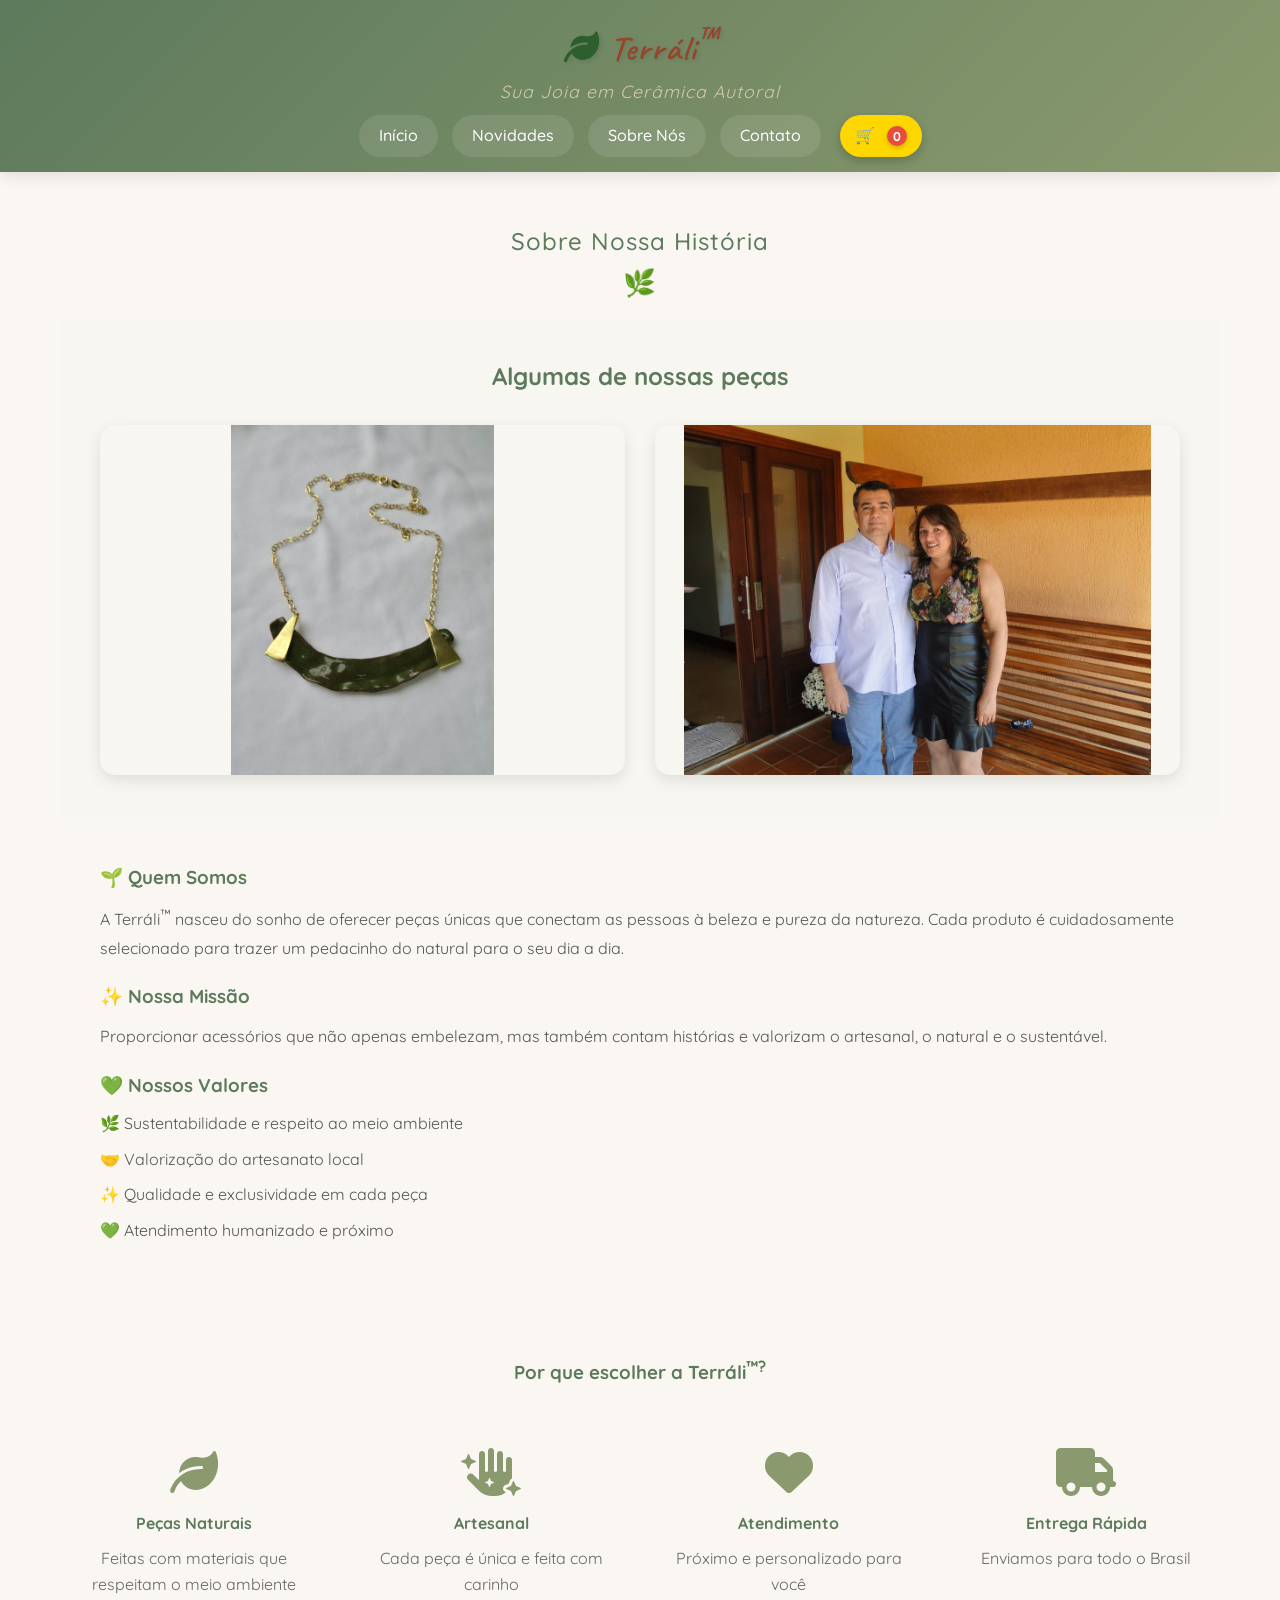
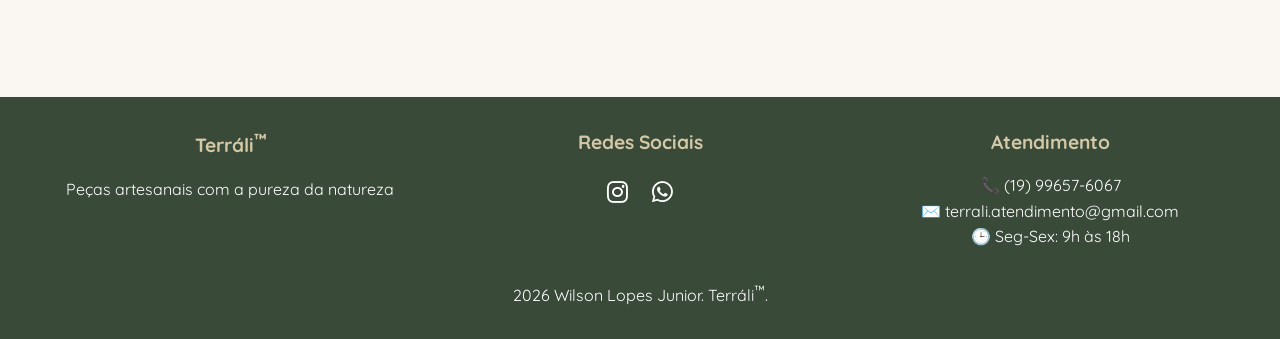
<file: sobre.html>
<!DOCTYPE html>
<html lang="pt-BR">

<head>
    <meta charset="UTF-8">
    <meta name="viewport" content="width=device-width, initial-scale=1.0">
    <title>Sobre Nós - Terráli<sup>™</sup></title>
    <link rel="stylesheet" href="css/estilo.css">
    <link rel="stylesheet" href="https://cdnjs.cloudflare.com/ajax/libs/font-awesome/6.0.0/css/all.min.css">
</head>

<body>

<header id="cabecalho">
    <h1><i class="fas fa-leaf"></i> Terráli<sup>™</sup></h1>
    <p class="subtitulo-cabecalho">Sua Joia em Cerâmica Autoral</p>
    <div class="header-info">
        <div class="header-info-item">
            <i class="fas fa-truck"></i>
            <span>Enviamos para todo Brasil</span>
        </div>
        <div class="header-info-item">
            <i class="fas fa-clock"></i>
            <span>Segunda a Sexta: 9h às 18h</span>
        </div>
    </div>

    <nav>
        <a href="index.html">Início</a>
        <a href="novidades.html">Novidades</a>
        <a href="sobre.html" class="active">Sobre Nós</a>
        <a href="contato.html">Contato</a>
        <a href="carrinho.html">🛒 <span id="carrinho-contador">0</span></a>
    </nav>
</header>

<main>
    <section class="pagina-sobre">
        <h2>Sobre Nossa História</h2>
        
        <!-- ESPAÇO OCUPADO POR FOTOS DE MODELOS (APENAS 2 IMAGENS) -->
        <div class="sobre-imagens">
            <h3>Algumas de nossas peças</h3>
            <div class="modelos-grid">
                <div class="modelo-item">
                    <img src="imagens/modelos/modelo1.jpg" 
                         alt="Modelo usando brinco" 
                         onerror="this.src='imagens/placeholder.jpg'">
                </div>
                <div class="modelo-item">
                    <img src="imagens/modelos/modelo2.jpg" 
                         alt="Modelo usando colar"
                         onerror="this.src='imagens/placeholder.jpg'">
                </div>
            </div>
        </div>
            
        <div class="sobre-texto">
            <h3>🌱 Quem Somos</h3>
            <p>A Terráli<sup>™</sup> nasceu do sonho de oferecer peças únicas que conectam as pessoas à beleza e pureza da natureza. Cada produto é cuidadosamente selecionado para trazer um pedacinho do natural para o seu dia a dia.</p>
            
            <h3>✨ Nossa Missão</h3>
            <p>Proporcionar acessórios que não apenas embelezam, mas também contam histórias e valorizam o artesanal, o natural e o sustentável.</p>
            
            <h3>💚 Nossos Valores</h3>
            <ul>
                <li>🌿 Sustentabilidade e respeito ao meio ambiente</li>
                <li>🤝 Valorização do artesanato local</li>
                <li>✨ Qualidade e exclusividade em cada peça</li>
                <li>💚 Atendimento humanizado e próximo</li>
            </ul>
        </div>
        
        <div class="valores-container">
            <h3>Por que escolher a Terráli<sup>™?</h3>
            <div class="valores-grid">
                <div class="valor-item">
                    <i class="fas fa-leaf"></i>
                    <h4>Peças Naturais</h4>
                    <p>Feitas com materiais que respeitam o meio ambiente</p>
                </div>
                <div class="valor-item">
                    <i class="fas fa-hand-sparkles"></i>
                    <h4>Artesanal</h4>
                    <p>Cada peça é única e feita com carinho</p>
                </div>
                <div class="valor-item">
                    <i class="fas fa-heart"></i>
                    <h4>Atendimento</h4>
                    <p>Próximo e personalizado para você</p>
                </div>
                <div class="valor-item">
                    <i class="fas fa-truck"></i>
                    <h4>Entrega Rápida</h4>
                    <p>Enviamos para todo o Brasil</p>
                </div>
            </div>
        </div>
    </section>
</main>

<footer>
    <div class="footer-content">
        <div>
            <h4>Terráli<sup>™</sup></h4>
            <p>Peças artesanais com a pureza da natureza</p>
        </div>
        <div>
            <h4>Redes Sociais</h4>
            <div class="social-links">
                <a href="https://www.instagram.com/terrali_ceramicas/" target="_blank"><i class="fab fa-instagram"></i></a>
                <!-- a href="https://www.facebook.com/profile.php?id=wilsonlopespratas" target="_blank"><i class="fab fa-facebook"></i></a> -->
                <a href="https://wa.me/5519996576067" target="_blank"><i class="fab fa-whatsapp"></i></a>
            </div>
        </div>
        <div>
            <h4>Atendimento</h4>
            <p>📞 (19) 99657-6067</p>
            <p>✉️ terrali.atendimento@gmail.com</p>
            <p>🕒 Seg-Sex: 9h às 18h</p>
        </div>
    </div>
    <p style="margin-top: 30px;">2026 Wilson Lopes Junior. Terráli<sup>™</sup>.</p>
</footer>

<script>
    window.addEventListener('scroll', function() {
        const header = document.getElementById('cabecalho');
        if (window.scrollY > 50) {
            header.classList.add('scrolled');
        } else {
            header.classList.remove('scrolled');
        }
    });
</script>

</body>
</html>
</file>
<file: css/estilo.css>
/* ========== IMPORTAÇÃO DAS FONTES ========== */
@import url('https://fonts.googleapis.com/css2?family=Caveat:wght@400;500;600;700&family=Quicksand:wght@300;400;500;600;700&display=swap');

/* ========== ESTILO GERAL ========== */
* {
    margin: 0;
    padding: 0;
    box-sizing: border-box;
}

body {
    font-family: 'Quicksand', 'Segoe UI', sans-serif;
    background: #faf7f2;
    color: #94452B;
    line-height: 1.6;
}

/* ========== CABEÇALHO FIXO ========== */
header {
    background: linear-gradient(135deg, #5d7a5c 0%, #8b9a6e 100%);
    color: white;
    padding: 15px 20px;
    text-align: center;
    box-shadow: 0 4px 15px rgba(0,0,0,0.1);
    position: fixed;
    top: 0;
    left: 0;
    width: 100%;
    z-index: 1000;
    transition: all 0.3s ease;
}

header.scrolled {
    padding: 10px 20px;
    background: linear-gradient(135deg, #4a6249 0%, #728558 100%);
    box-shadow: 0 2px 10px rgba(0,0,0,0.2);
}

header h1 {
    font-family: 'Caveat', cursive;
    font-weight: 600;
    color: #94452B;
    font-size: 2.2em;
    margin-bottom: 5px;
    letter-spacing: 1px;
    text-shadow: 2px 2px 4px rgba(0,0,0,0.1);
}

.subtitulo-cabecalho {
    font-size: 1.1em;
    font-weight: 400;
    letter-spacing: 1px;
    margin-top: -5px;
    margin-bottom: 8px;
    color: #d4c9a6;
    font-style: italic;
    font-family: 'Quicksand', sans-serif;
}

.header-info {
    display: none !important;
}

nav {
    margin-top: 10px;
}

nav a {
    color: white;
    text-decoration: none;
    padding: 8px 20px;
    margin: 0 5px;
    border-radius: 25px;
    background: rgba(255,255,255,0.1);
    transition: all 0.3s;
    font-size: 1em;
    display: inline-block;
    font-family: 'Quicksand', sans-serif;
    font-weight: 500;
}

nav a:hover {
    background: rgba(255,255,255,0.3);
    transform: translateY(-2px);
}

body {
    padding-top: 150px;
}

@media (max-width: 768px) {
    header h1 {
        font-size: 1.3em;
    }

    .subtitulo-cabecalho {
        font-size: 0.9em;
        margin-top: 2px;
        margin-bottom: 5px;
    }
    
    body {
        padding-top: 180px;
    }
    
    nav a {
        padding: 5px 8px;
        margin: 3px;
        font-size: 0.85em;
    }
}

/* ========== TÍTULOS DE SEÇÃO (PADRÃO) ========== */
section h2,
.pagina-sobre h2,
.pagina-contato h2 {
    text-align: center;
    color: #5d7a5c;
    font-family: 'Quicksand', sans-serif;
    font-size: 1.5em;
    margin-bottom: 12px;
    margin-top: 12px;
    font-weight: 500;
    letter-spacing: 1px;
    position: relative;
}

section h2:after,
.pagina-sobre h2:after,
.pagina-contato h2:after {
    content: "🌿";
    display: block;
    font-size: 1.1em;
    margin-top: 2px;
}

/* ========== TÍTULOS REDUZIDOS PARA INÍCIO E NOVIDADES ========== */
.pagina-inicial h2,
.pagina-novidades h2 {
    font-size: 1.3em !important;
    margin-bottom: 6px !important;
    margin-top: 6px !important;
    padding: 0 !important;
}

.pagina-inicial h2:after,
.pagina-novidades h2:after {
    font-size: 1em !important;
    margin-top: 0 !important;
}

@media (max-width: 768px) {
    .pagina-inicial h2,
    .pagina-novidades h2 {
        font-size: 1.1em !important;
        margin-bottom: 4px !important;
        margin-top: 4px !important;
    }
    
    section h2,
    .pagina-sobre h2,
    .pagina-contato h2 {
        font-size: 1.3em;
        margin-bottom: 8px;
        margin-top: 8px;
    }
    
    section h2:after,
    .pagina-sobre h2:after,
    .pagina-contato h2:after {
        font-size: 1em;
        margin-top: 2px;
    }
}

/* ========== SEÇÃO DE PRODUTOS ========== */
section {
    max-width: 1400px;
    margin: 40px auto;
    padding: 0 20px;
}

#produtos {
    display: grid;
    grid-template-columns: repeat(auto-fill, minmax(350px, 1fr));
    gap: 30px;
}

/* ========== CARD DO PRODUTO ========== */
.produto-container {
    background: white;
    border-radius: 20px;
    overflow: hidden;
    box-shadow: 0 10px 30px rgba(93, 122, 92, 0.1);
    transition: transform 0.3s, box-shadow 0.3s;
    border: 1px solid rgba(139, 154, 110, 0.2);
}

.produto-container:hover {
    transform: translateY(-5px);
    box-shadow: 0 15px 40px rgba(93, 122, 92, 0.2);
}

/* ========== GALERIA DE IMAGENS ========== */
.galeria {
    background: #f8f6f0;
    padding: 20px;
    border-bottom: 1px solid #e8e0d0;
}

.imagem-principal {
    width: 100%;
    height: 300px;
    object-fit: cover;
    border-radius: 15px;
    box-shadow: 0 5px 15px rgba(0,0,0,0.1);
    transition: opacity 0.3s;
}

.miniaturas {
    display: flex;
    gap: 10px;
    justify-content: center;
    margin-top: 15px;
    flex-wrap: wrap;
}

.miniatura {
    width: 70px;
    height: 70px;
    object-fit: cover;
    border-radius: 10px;
    cursor: pointer;
    border: 3px solid transparent;
    transition: all 0.3s;
    box-shadow: 0 2px 5px rgba(0,0,0,0.1);
}

.miniatura:hover {
    transform: scale(1.05);
    border-color: #8b9a6e;
    box-shadow: 0 5px 15px rgba(93, 122, 92, 0.3);
}

/* ========== INFORMAÇÕES DO PRODUTO ========== */
.info {
    padding: 25px;
}

.info h3 {
    color: #5d7a5c;
    font-size: 1.4em;
    margin-bottom: 15px;
    font-weight: 600;
    border-left: 4px solid #8b9a6e;
    padding-left: 15px;
    font-family: 'Quicksand', sans-serif;
}

.info p {
    margin: 10px 0;
    color: #555;
    font-size: 1.1em;
}

.info p strong {
    color: #5d7a5c;
    font-weight: 600;
    min-width: 80px;
    display: inline-block;
}

.preco {
    font-size: 1.6em !important;
    color: #5d7a5c !important;
    font-weight: bold !important;
    margin: 15px 0 !important;
    background: #f0f3ea;
    padding: 10px 15px;
    border-radius: 10px;
    text-align: center;
}

/* ========== BOTÃO DE COMPRA (WhatsApp) ========== */
.btn-whatsapp {
    display: inline-block;
    background: #25D366;
    color: white;
    text-decoration: none;
    padding: 15px 30px;
    border-radius: 30px;
    margin-top: 20px;
    font-weight: bold;
    transition: all 0.3s;
    border: none;
    cursor: pointer;
    font-size: 1.1em;
    width: 100%;
    text-align: center;
}

.btn-whatsapp:hover {
    background: #128C7E;
    transform: translateY(-2px);
    box-shadow: 0 5px 15px rgba(37, 211, 102, 0.3);
}

/* ========== BOTÕES DO SITE (NOVA FONTE) ========== */
.btn-carrinho,
.btn-whatsapp-produto,
.btn-finalizar,
.btn-continuar,
.btn-enviar,
.btn-whatsapp-contato {
    font-family: 'Caveat', cursive;
    font-weight: 600;
    letter-spacing: 0.5px;
}

/* ========== RODAPÉ ========== */
footer {
    background: #3a4a39;
    color: white;
    text-align: center;
    padding: 30px 20px;
    margin-top: 60px;
}

.footer-content {
    max-width: 1200px;
    margin: 0 auto;
    display: grid;
    grid-template-columns: repeat(auto-fit, minmax(250px, 1fr));
    gap: 30px;
}

.footer-content h4 {
    color: #d4c9a6;
    margin-bottom: 15px;
    font-size: 1.2em;
}

.social-links a {
    color: white;
    text-decoration: none;
    margin: 0 10px;
    font-size: 1.5em;
    transition: color 0.3s;
}

.social-links a:hover {
    color: #d4c9a6;
}

/* ========== UTILITÁRIOS ========== */
.text-center {
    text-align: center;
}

.mt-20 {
    margin-top: 20px;
}

.mb-20 {
    margin-bottom: 20px;
}

/* ========== BOTÃO WHATSAPP NO PRODUTO ========== */
.btn-whatsapp-produto {
    display: inline-block;
    background: #25D366;
    color: white;
    text-decoration: none;
    padding: 12px 20px;
    border-radius: 30px;
    margin-top: 20px;
    font-weight: bold;
    transition: all 0.3s;
    border: none;
    cursor: pointer;
    font-size: 1em;
    width: 100%;
    text-align: center;
}

.btn-whatsapp-produto:hover {
    background: #128C7E;
    transform: translateY(-2px);
    box-shadow: 0 5px 15px rgba(37, 211, 102, 0.3);
}

.btn-whatsapp-produto i {
    margin-right: 8px;
}

/* ========== PÁGINA DE CONTATO ========== */
.pagina-contato {
    max-width: 1200px;
    margin: 40px auto;
    padding: 20px;
}

.contato-container {
    display: grid;
    grid-template-columns: 1fr 1fr;
    gap: 40px;
    margin: 40px 0;
}

.contato-info {
    display: grid;
    grid-template-columns: repeat(2, 1fr);
    gap: 20px;
}

.contato-card {
    background: white;
    padding: 25px;
    border-radius: 15px;
    text-align: center;
    box-shadow: 0 5px 15px rgba(93, 122, 92, 0.1);
}

.contato-card i {
    font-size: 2.5em;
    color: #5d7a5c;
    margin-bottom: 15px;
}

.contato-card h3 {
    color: #5d7a5c;
    margin-bottom: 10px;
}

.contato-card p {
    color: #555;
    margin: 5px 0;
}

.btn-whatsapp-contato {
    display: inline-block;
    background: #25D366;
    color: white;
    text-decoration: none;
    padding: 8px 15px;
    border-radius: 20px;
    margin-top: 10px;
    font-size: 0.9em;
}

.contato-form {
    background: white;
    padding: 30px;
    border-radius: 15px;
    box-shadow: 0 5px 15px rgba(93, 122, 92, 0.1);
}

.contato-form h3 {
    color: #5d7a5c;
    margin-bottom: 20px;
}

.contato-form input,
.contato-form textarea {
    width: 100%;
    padding: 12px;
    margin-bottom: 15px;
    border: 1px solid #ddd;
    border-radius: 8px;
    font-family: inherit;
}

.btn-enviar {
    background: #5d7a5c;
    color: white;
    border: none;
    padding: 12px 30px;
    border-radius: 25px;
    cursor: pointer;
    font-size: 1em;
    transition: background 0.3s;
}

.btn-enviar:hover {
    background: #4a6249;
}

.mapa-container {
    margin-top: 40px;
}

.mapa-container h3 {
    color: #5d7a5c;
    margin-bottom: 20px;
}

.mapa {
    border-radius: 15px;
    overflow: hidden;
    box-shadow: 0 5px 15px rgba(0,0,0,0.1);
}

/* ========== PÁGINA SOBRE ========== */
.pagina-sobre {
    max-width: 1200px;
    margin: 40px auto;
    padding: 20px;
}

.sobre-container {
    display: grid;
    grid-template-columns: 1fr 1fr;
    gap: 40px;
    margin: 40px 0;
    background: white;
    border-radius: 20px;
    overflow: hidden;
    box-shadow: 0 5px 15px rgba(93, 122, 92, 0.1);
}

.sobre-imagem img {
    width: 100%;
    height: 100%;
    object-fit: cover;
}

.sobre-texto {
    padding: 40px;
}

.sobre-texto h3 {
    color: #5d7a5c;
    margin: 20px 0 10px;
}

.sobre-texto h3:first-of-type {
    margin-top: 0;
}

.sobre-texto p {
    color: #555;
    line-height: 1.8;
    margin-bottom: 15px;
}

.sobre-texto ul {
    list-style: none;
    padding: 0;
}

.sobre-texto ul li {
    margin: 10px 0;
    color: #555;
}

.valores-container {
    text-align: center;
    margin-top: 60px;
}

.valores-container h3 {
    color: #5d7a5c;
    margin-bottom: 40px;
}

.valores-grid {
    display: grid;
    grid-template-columns: repeat(4, 1fr);
    gap: 30px;
}

.valor-item {
    text-align: center;
    padding: 20px;
}

.valor-item i {
    font-size: 3em;
    color: #8b9a6e;
    margin-bottom: 15px;
}

.valor-item h4 {
    color: #5d7a5c;
    margin-bottom: 10px;
}

.valor-item p {
    color: #666;
    line-height: 1.6;
}

/* ========== RESPONSIVIDADE ========== */
@media (max-width: 768px) {
    .contato-container,
    .sobre-container,
    .valores-grid {
        grid-template-columns: 1fr;
    }
    
    .contato-info {
        grid-template-columns: 1fr;
    }
    
    .sobre-texto {
        padding: 20px;
    }
    
    .valores-grid {
        gap: 20px;
    }
}

/* ========== IMAGEM DE CAMPINAS ========== */
.cidade-container {
    text-align: center;
    margin: 60px 0 40px;
    padding: 30px;
    background: white;
    border-radius: 20px;
    box-shadow: 0 5px 15px rgba(93, 122, 92, 0.1);
}

.cidade-container h3 {
    color: #5d7a5c;
    margin-bottom: 25px;
    font-size: 1.5em;
}

.cidade-imagem img {
    width: 100%;
    max-width: 800px;
    border-radius: 15px;
    box-shadow: 0 10px 30px rgba(0,0,0,0.15);
    margin-bottom: 20px;
}

.cidade-legenda {
    font-size: 1.1em;
    color: #555;
    line-height: 1.8;
    max-width: 700px;
    margin: 20px auto 0;
    font-style: italic;
}

/* ========== GRID DE MODELOS ========== */
.sobre-imagens {
    padding: 40px;
    background: #f8f6f0;
}

.sobre-imagens h3 {
    color: #5d7a5c;
    text-align: center;
    margin-bottom: 30px;
    font-size: 1.5em;
}

.modelos-grid {
    display: grid;
    grid-template-columns: repeat(auto-fit, minmax(250px, 1fr));
    gap: 30px;
}

.modelo-item {
    text-align: center;
    transition: transform 0.3s;
}

.modelo-item:hover {
    transform: translateY(-5px);
}

.modelo-item img {
    width: 100%;
    height: 300px;
    object-fit: cover;
    border-radius: 15px;
    box-shadow: 0 5px 15px rgba(0,0,0,0.1);
    transition: box-shadow 0.3s;
}

.modelo-item img:hover {
    box-shadow: 0 10px 30px rgba(93, 122, 92, 0.3);
}

.modelo-item p {
    margin-top: 15px;
    color: #5d7a5c;
    font-weight: 600;
    font-size: 1.1em;
}

/* ========== AJUSTES RESPONSIVOS ========== */
@media (max-width: 768px) {
    .sobre-imagens {
        padding: 20px;
    }
    
    .modelos-grid {
        grid-template-columns: 1fr;
    }
    
    .modelo-item img {
        height: 250px;
    }
    
    .cidade-container {
        margin: 30px 0;
        padding: 20px;
    }
    
    .cidade-container h3 {
        font-size: 1.2em;
    }
}

/* Ícone do carrinho */
nav a i {
    margin-right: 5px;
}

#carrinho-contador {
    background: #e74c3c;
    color: white;
    border-radius: 50%;
    padding: 2px 6px;
    font-size: 0.7em;
    margin-left: 5px;
    display: inline-flex;
    align-items: center;
    justify-content: center;
    min-width: 18px;
    height: 18px;
}

/* Botão adicionar ao carrinho */
.btn-carrinho {
    background: #5d7a5c;
    color: white;
    border: none;
    padding: 8px 15px;
    border-radius: 25px;
    cursor: pointer;
    font-size: 0.9em;
    transition: background 0.3s;
    margin-top: 10px;
    width: 100%;
    font-family: 'Caveat', cursive;
    font-weight: 600;
}

.btn-carrinho:hover {
    background: #4a6249;
}

.btn-carrinho i {
    margin-right: 5px;
}

/* Notificação */
.notificacao-carrinho {
    position: fixed;
    top: 20px;
    right: 20px;
    background: #27ae60;
    color: white;
    padding: 15px 25px;
    border-radius: 30px;
    box-shadow: 0 5px 15px rgba(0,0,0,0.2);
    z-index: 9999;
    animation: slideIn 0.3s ease;
}

@keyframes slideIn {
    from { transform: translateX(100%); opacity: 0; }
    to { transform: translateX(0); opacity: 1; }
}

/* Ícone do carrinho destacado */
nav a[href="carrinho.html"] {
    color: #ffd700 !important;
    font-weight: bold;
}

nav a[href="carrinho.html"] i {
    color: #ffd700;
}

.imagens-produto {
    position: relative;
}

.imagem-principal {
    width: 100%;
    height: auto;
    max-height: 450px;
    object-fit: scale-down;
    background-color: #f8f6f0;
    border-radius: 15px;
    box-shadow: 0 5px 15px rgba(0,0,0,0.1);
}

.miniatura {
    width: 60px !important;
    height: 80px !important;
    object-fit: cover;
    border-radius: 8px;
    cursor: pointer;
    border: 2px solid transparent;
    transition: all 0.3s;
    display: inline-block !important;
}

.miniatura:hover {
    border-color: #5d7a5c;
    transform: scale(1.05);
}

/* 🛒 CARRINHO DESTACADO */
nav a[href="carrinho.html"] {
    background: #ffd700 !important;
    color: #2c3e50 !important;
    font-weight: bold;
    border-radius: 30px !important;
    padding: 8px 15px !important;
    margin-left: 10px;
    box-shadow: 0 4px 10px rgba(0,0,0,0.2);
    transition: all 0.3s ease;
}

nav a[href="carrinho.html"]:hover {
    background: #f1c40f !important;
    transform: scale(1.05);
    box-shadow: 0 6px 15px rgba(0,0,0,0.3);
}

nav a[href="carrinho.html"] i {
    color: #2c3e50 !important;
    margin-right: 5px;
}

#carrinho-contador {
    background: #e74c3c !important;
    color: white !important;
    border-radius: 50%;
    padding: 2px 6px;
    font-size: 0.8em;
    margin-left: 8px;
    display: inline-flex;
    align-items: center;
    justify-content: center;
    min-width: 20px;
    height: 20px;
    font-weight: bold;
    box-shadow: 0 2px 5px rgba(0,0,0,0.2);
}

/* ====== PRIORIDADE MÁXIMA PARA AS IMAGENS ====== */
.imagens-produto {
    height: auto !important;
    min-height: 300px !important;
    overflow: visible !important;
}

.imagem-principal {
    width: 100% !important;
    height: auto !important;
    max-height: 450px !important;
    object-fit: contain !important;
    background-color: #f8f6f0 !important;
    border-radius: 15px !important;
    box-shadow: 0 5px 15px rgba(0,0,0,0.1) !important;
}

/* ====== PÁGINA NOVIDADES ====== */
.novidade-item img {
    width: 100% !important;
    height: auto !important;
    max-height: 300px !important;
    object-fit: contain !important;
    background-color: #f8f6f0 !important;
    border-radius: 15px !important;
}

#destaque-img {
    width: 100% !important;
    height: auto !important;
    max-height: 400px !important;
    object-fit: contain !important;
    background-color: #f8f6f0 !important;
    border-radius: 15px !important;
}

/* ====== PÁGINA SOBRE NÓS ====== */
.modelo-item img {
    width: 100% !important;
    height: auto !important;
    max-height: 350px !important;
    object-fit: contain !important;
    background-color: #f8f6f0 !important;
    border-radius: 15px !important;
}

/* ========== ANIMAÇÃO DA FOLHA AO VENTO ========== */
@keyframes folhaAoVento {
    0% {
        transform: rotate(0deg);
    }
    25% {
        transform: rotate(5deg);
    }
    75% {
        transform: rotate(-5deg);
    }
    100% {
        transform: rotate(0deg);
    }
}

.fa-leaf {
    color: #2c5e2e;  /* verde mais escuro */
    animation: folhaAoVento 3s ease-in-out infinite;
    display: inline-block;
}

/* ========== NOVA LINHA: CATEGORIA PRINCIPAL ========== */
.categoria-principal {
    display: block;
    font-family: 'Quicksand', sans-serif;
    font-size: 0.85em;
    color: #8b9a6e; /* O verde oliva suave que você já usa */
    margin-top: -8px; /* Ajuste para ficar logo abaixo do título */
    margin-bottom: 12px;
    font-weight: 600;
    text-transform: uppercase;
    letter-spacing: 1px;
}

/* Ajuste fino para o espaçamento no card */
.produto-info h4 {
    margin-bottom: 10px !important;
}
</file>
